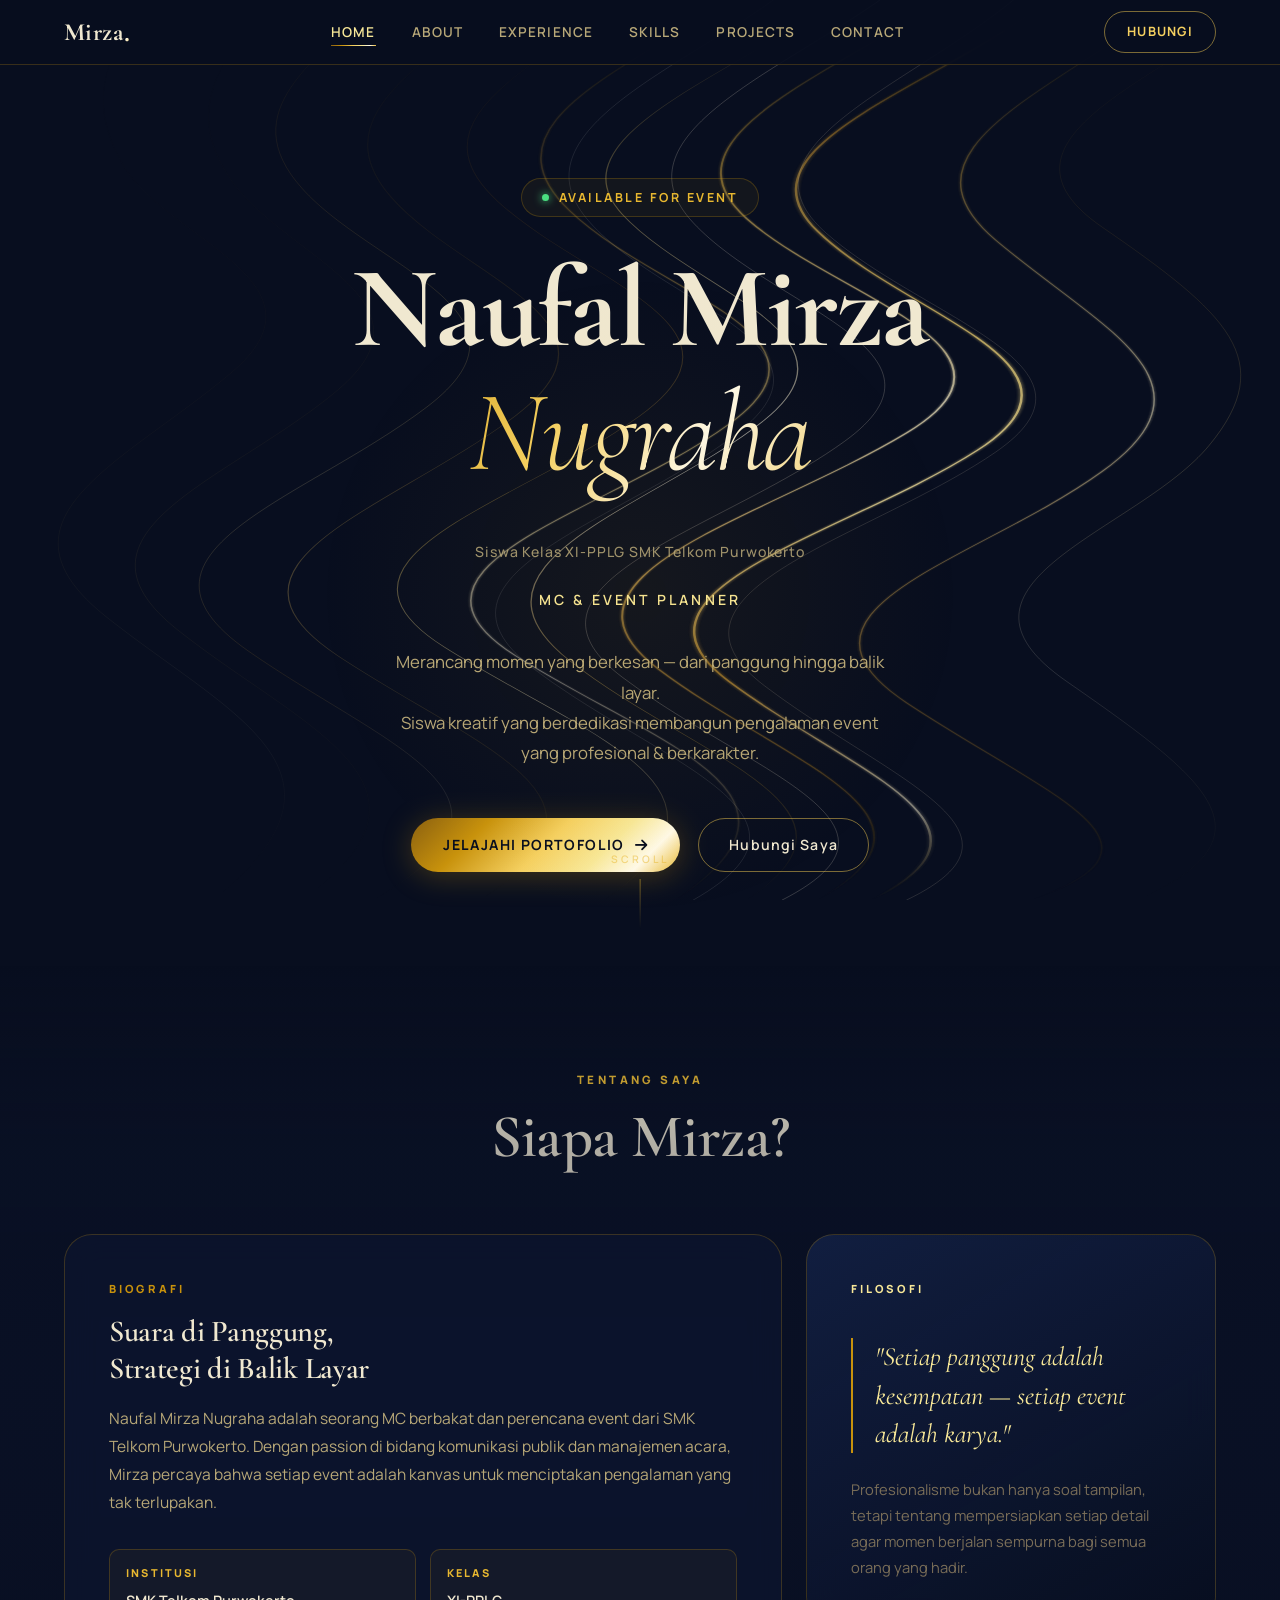
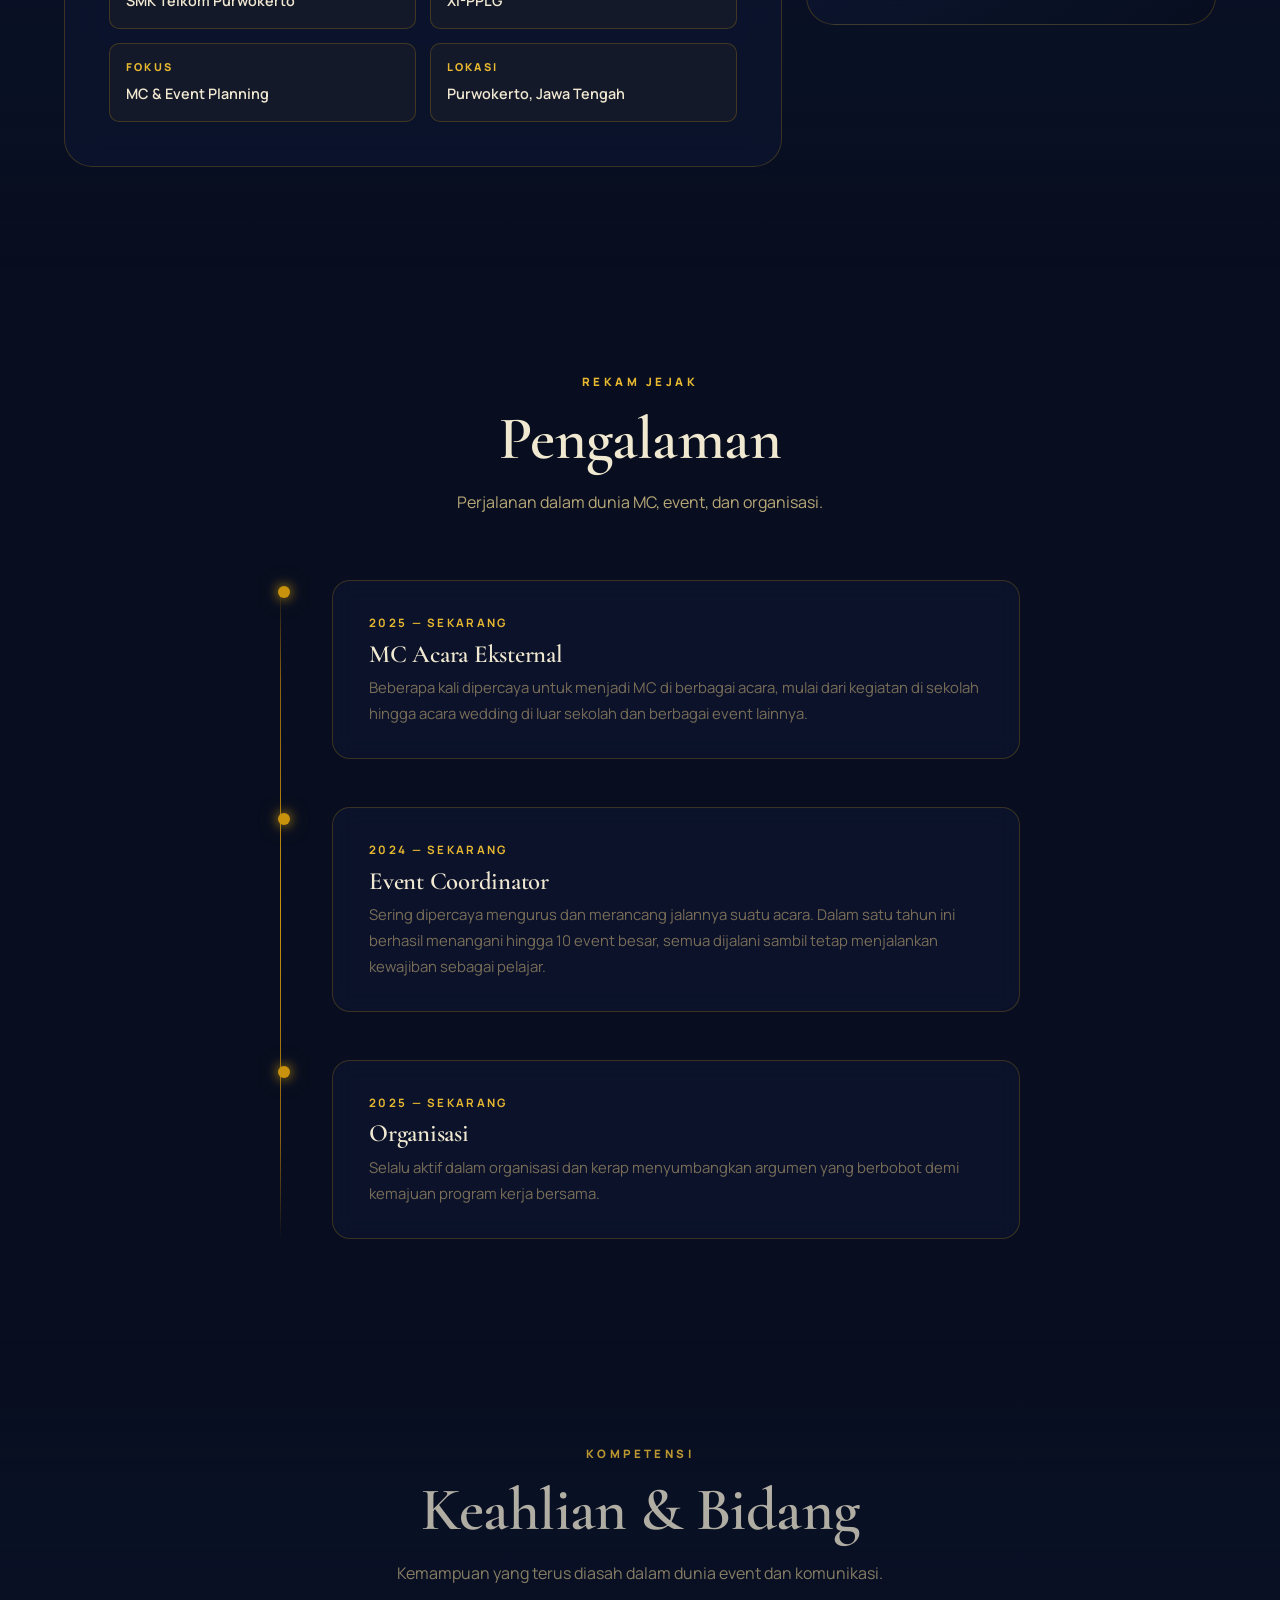
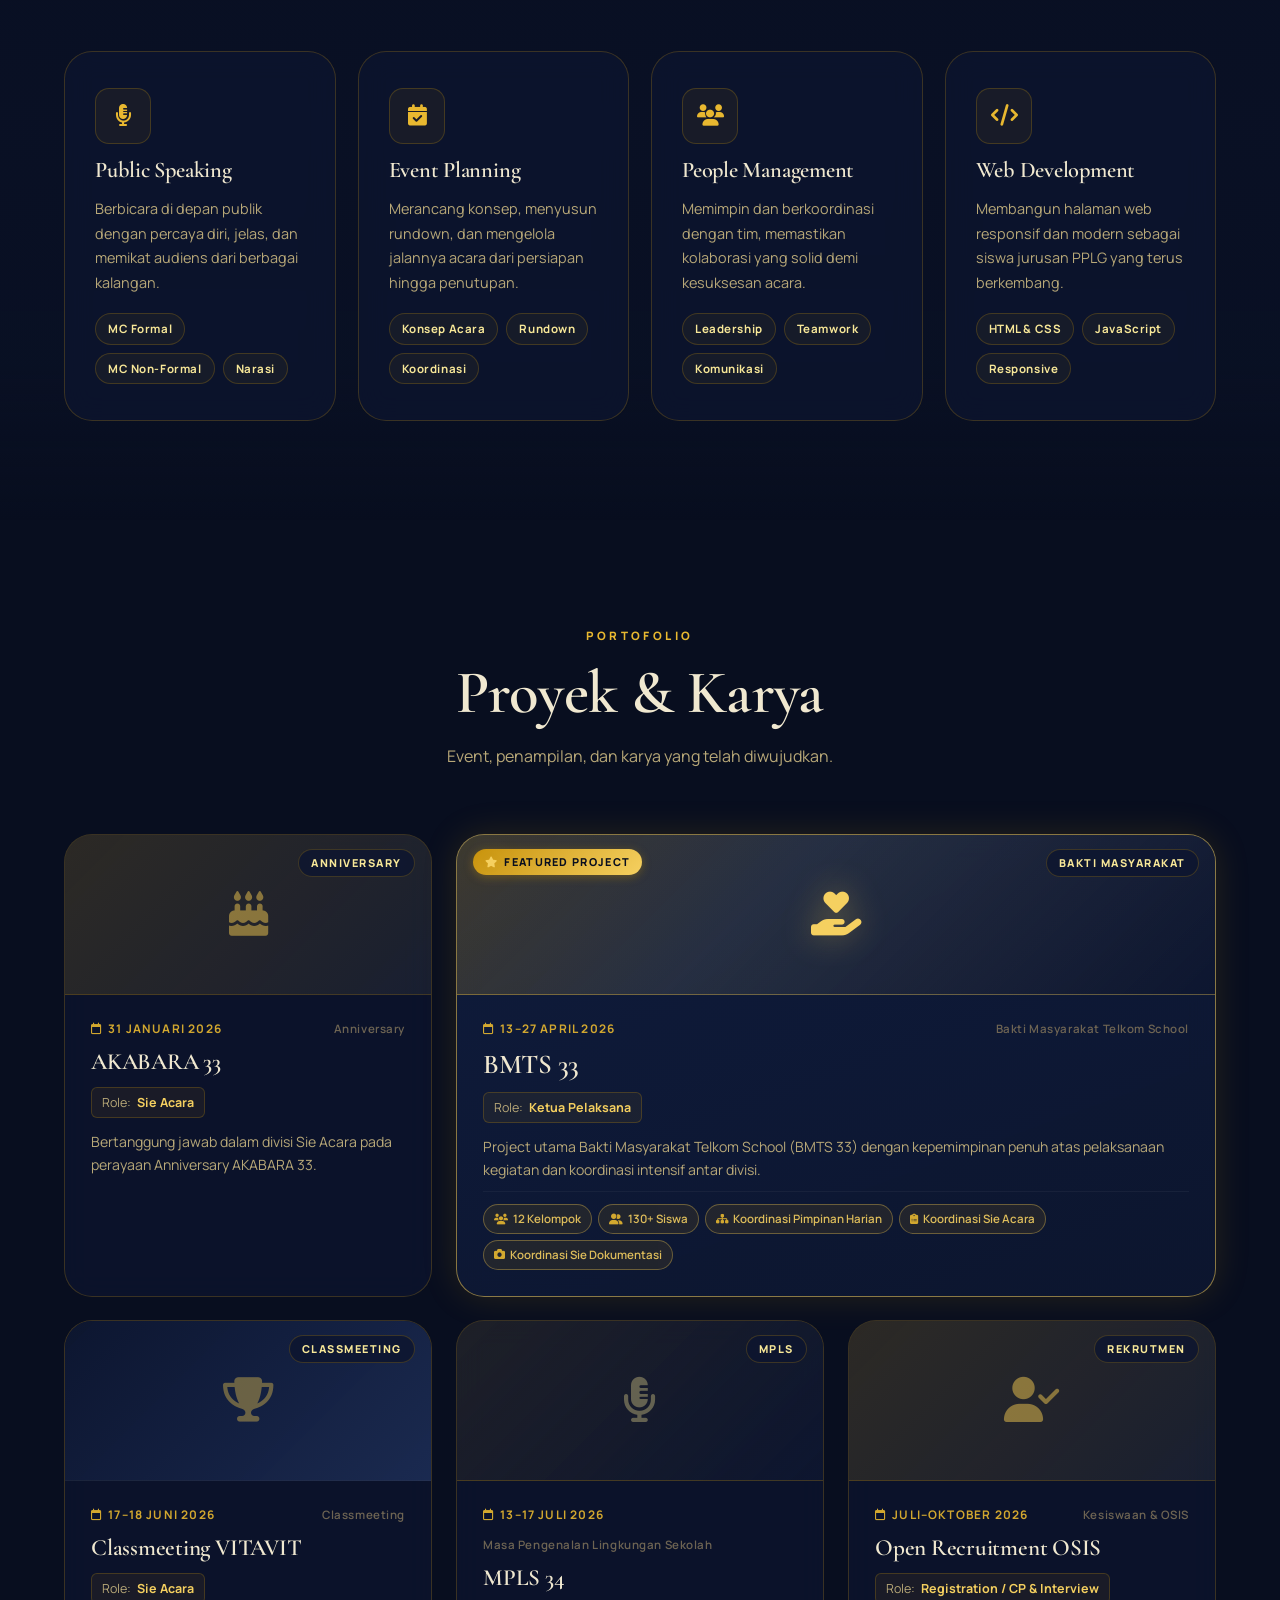
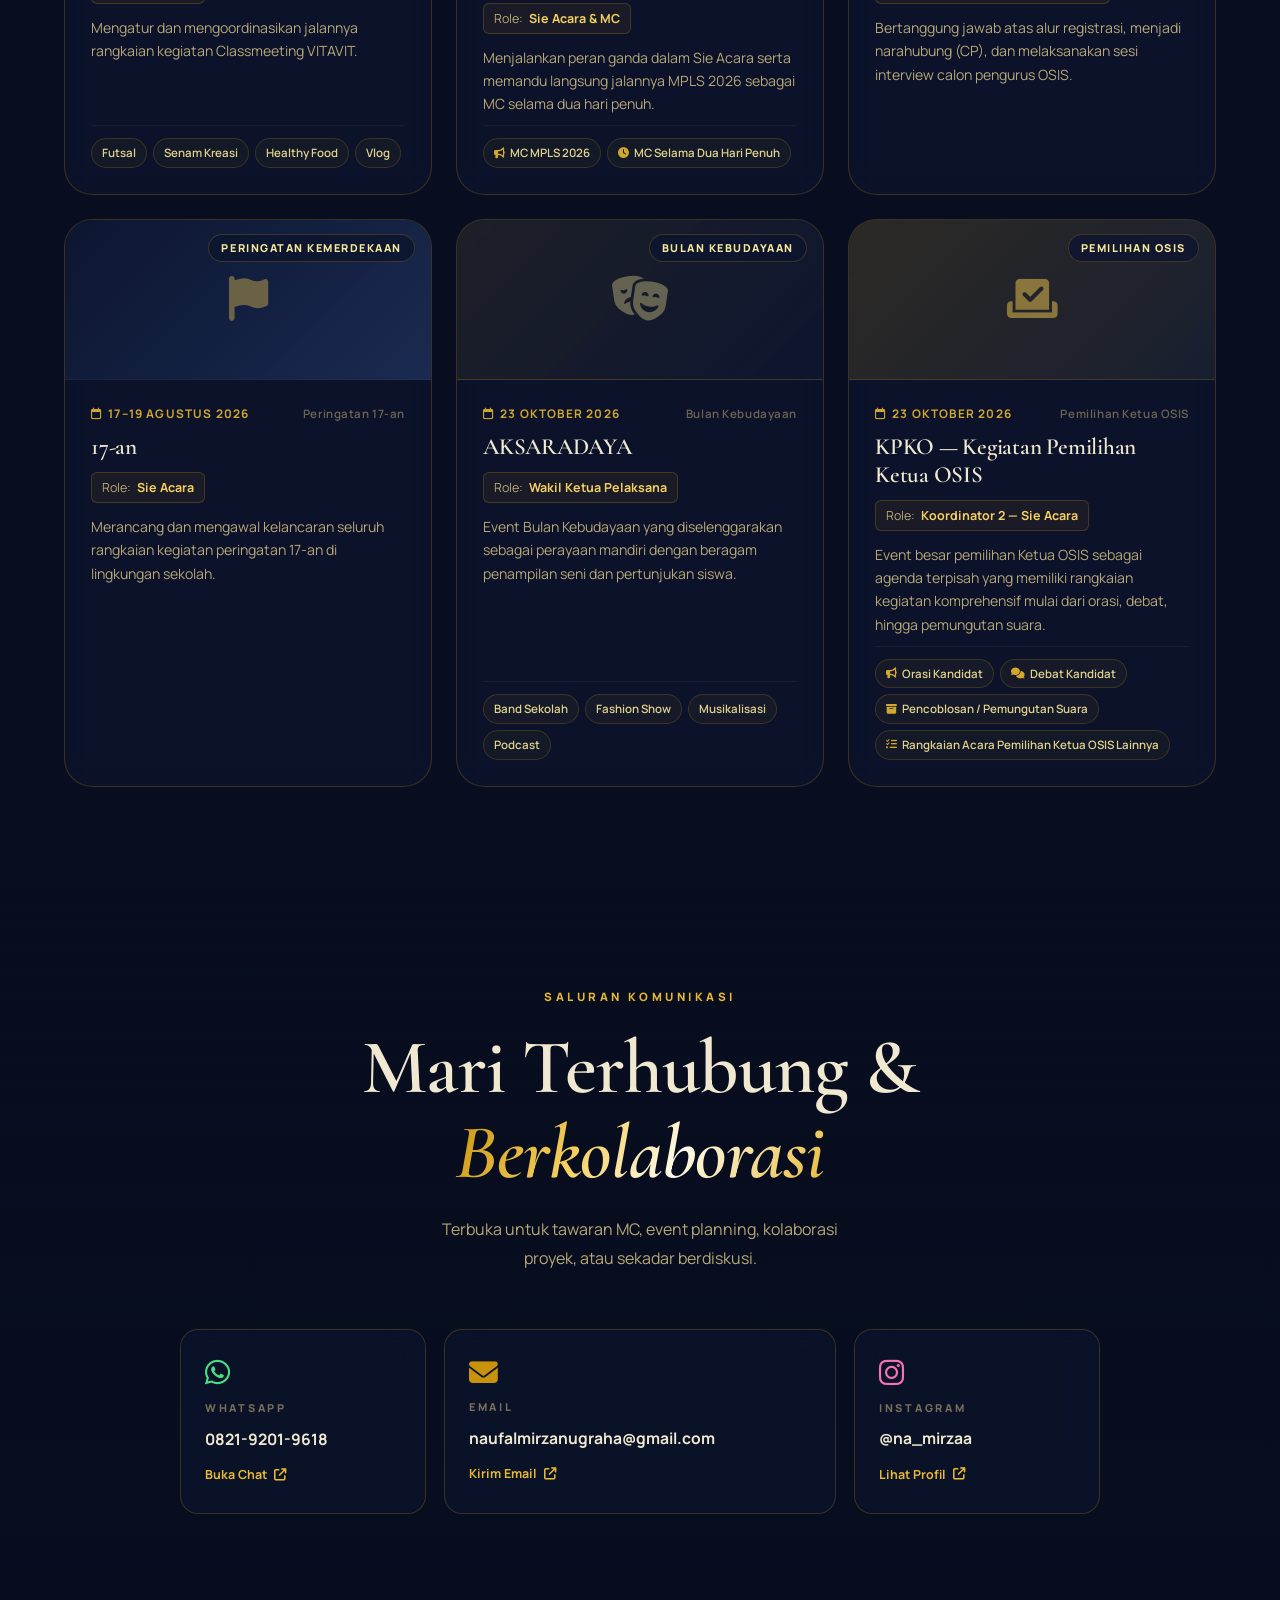
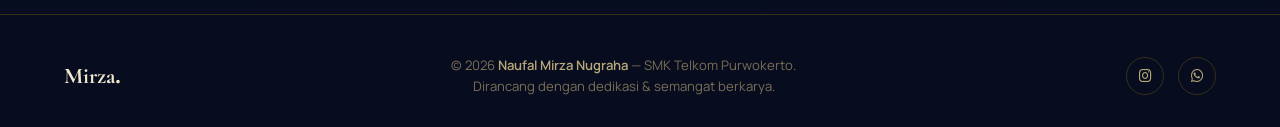
<file: index.html>
<!DOCTYPE html>
<html lang="id">

<head>
    <meta charset="UTF-8">
    <meta name="viewport" content="width=device-width, initial-scale=1.0">
    <meta name="description"
        content="Portfolio resmi Naufal Mirza Nugraha — MC & Event Planner, Siswa XI-PPLG SMK Telkom Purwokerto.">
    <title>Naufal Mirza Nugraha — MC & Event Planner</title>

    <!-- Google Fonts: Cormorant Garamond + Manrope -->
    <link rel="preconnect" href="https://fonts.googleapis.com">
    <link rel="preconnect" href="https://fonts.gstatic.com" crossorigin>
    <link
        href="https://fonts.googleapis.com/css2?family=Cormorant+Garamond:ital,wght@0,300;0,400;0,500;0,600;0,700;1,300;1,400;1,600&family=Manrope:wght@300;400;500;600;700;800&display=swap"
        rel="stylesheet">

    <!-- Font Awesome Icons -->
    <link rel="stylesheet" href="https://cdnjs.cloudflare.com/ajax/libs/font-awesome/6.5.0/css/all.min.css">

    <!-- Main Stylesheet -->
    <link rel="stylesheet" href="style.css">
</head>

<body>

    <!-- ═══════════════════════════════════════════════
         FLOWING GOLD BACKGROUND — SVG Strands
         Full-page background layer, pointer-events: none
    ═══════════════════════════════════════════════ -->
    <div class="bg-canvas" aria-hidden="true">
        <svg class="gold-strands" xmlns="http://www.w3.org/2000/svg" preserveAspectRatio="none" viewBox="0 0 1440 4200">
            <defs>
                <!-- Metallic gold gradient along strand -->
                <linearGradient id="g1" x1="0%" y1="0%" x2="0%" y2="100%">
                    <stop offset="0%" stop-color="#7c5a0a" stop-opacity="0" />
                    <stop offset="15%" stop-color="#b8862a" stop-opacity="0.55" />
                    <stop offset="35%" stop-color="#e8c96a" stop-opacity="0.85" />
                    <stop offset="55%" stop-color="#f5e4a0" stop-opacity="0.9" />
                    <stop offset="75%" stop-color="#c8942e" stop-opacity="0.7" />
                    <stop offset="90%" stop-color="#f8f0d0" stop-opacity="0.5" />
                    <stop offset="100%" stop-color="#7c5a0a" stop-opacity="0" />
                </linearGradient>
                <linearGradient id="g2" x1="0%" y1="0%" x2="0%" y2="100%">
                    <stop offset="0%" stop-color="#6b4e0a" stop-opacity="0" />
                    <stop offset="20%" stop-color="#d4a840" stop-opacity="0.6" />
                    <stop offset="45%" stop-color="#faf0c8" stop-opacity="0.95" />
                    <stop offset="65%" stop-color="#e0b050" stop-opacity="0.75" />
                    <stop offset="85%" stop-color="#a87820" stop-opacity="0.45" />
                    <stop offset="100%" stop-color="#5c4008" stop-opacity="0" />
                </linearGradient>
                <linearGradient id="g3" x1="0%" y1="0%" x2="0%" y2="100%">
                    <stop offset="0%" stop-color="#9c7218" stop-opacity="0" />
                    <stop offset="25%" stop-color="#c89832" stop-opacity="0.4" />
                    <stop offset="50%" stop-color="#f0d888" stop-opacity="0.7" />
                    <stop offset="75%" stop-color="#fffae8" stop-opacity="0.55" />
                    <stop offset="100%" stop-color="#8c6818" stop-opacity="0" />
                </linearGradient>
                <linearGradient id="g4" x1="0%" y1="0%" x2="0%" y2="100%">
                    <stop offset="0%" stop-color="#5a3a08" stop-opacity="0" />
                    <stop offset="30%" stop-color="#b87c20" stop-opacity="0.35" />
                    <stop offset="60%" stop-color="#e8c458" stop-opacity="0.65" />
                    <stop offset="80%" stop-color="#f8f0c8" stop-opacity="0.8" />
                    <stop offset="100%" stop-color="#7c5a10" stop-opacity="0" />
                </linearGradient>
                <linearGradient id="g5" x1="0%" y1="0%" x2="0%" y2="100%">
                    <stop offset="0%" stop-color="#c8a030" stop-opacity="0" />
                    <stop offset="20%" stop-color="#f0d070" stop-opacity="0.5" />
                    <stop offset="50%" stop-color="#fffdf0" stop-opacity="0.9" />
                    <stop offset="80%" stop-color="#d4a840" stop-opacity="0.55" />
                    <stop offset="100%" stop-color="#8c6810" stop-opacity="0" />
                </linearGradient>
                <linearGradient id="g6" x1="0%" y1="0%" x2="0%" y2="100%">
                    <stop offset="0%" stop-color="#6b4a08" stop-opacity="0" />
                    <stop offset="35%" stop-color="#c09028" stop-opacity="0.3" />
                    <stop offset="65%" stop-color="#e8c060" stop-opacity="0.6" />
                    <stop offset="100%" stop-color="#7c5a10" stop-opacity="0" />
                </linearGradient>
                <filter id="glow1">
                    <feGaussianBlur stdDeviation="2.5" result="blur" />
                    <feMerge>
                        <feMergeNode in="blur" />
                        <feMergeNode in="SourceGraphic" />
                    </feMerge>
                </filter>
                <filter id="glow2">
                    <feGaussianBlur stdDeviation="1.5" result="blur" />
                    <feMerge>
                        <feMergeNode in="blur" />
                        <feMergeNode in="SourceGraphic" />
                    </feMerge>
                </filter>
            </defs>

            <!-- ── GROUP 1: Wide primary strands (medium weight, flowing S-curves) ── -->
            <!-- Strand A: broad sweep right→left→right, dominant -->
            <path
                d="M 1180,0 C 1050,420 820,680 920,1080 C 1020,1480 1250,1700 1100,2100 C 950,2500 680,2750 820,3180 C 960,3610 1150,3850 980,4200"
                fill="none" stroke="url(#g1)" stroke-width="2.8" stroke-linecap="round" opacity="0.85"
                filter="url(#glow1)" />

            <!-- Strand B: offset, slightly narrower -->
            <path
                d="M 1060,0 C 920,380 740,650 840,1020 C 940,1390 1180,1620 1020,2020 C 860,2420 600,2680 740,3120 C 880,3560 1090,3800 920,4200"
                fill="none" stroke="url(#g2)" stroke-width="2.2" stroke-linecap="round" opacity="0.75"
                filter="url(#glow2)" />

            <!-- Strand C: leftward pull, ghost highlight -->
            <path
                d="M 940,0 C 820,360 620,640 700,1000 C 780,1360 980,1560 860,1960 C 740,2360 500,2620 640,3080 C 780,3540 1000,3760 840,4200"
                fill="none" stroke="url(#g5)" stroke-width="1.5" stroke-linecap="round" opacity="0.6" />

            <!-- ── GROUP 2: Mid cluster (center-right zone) ── -->
            <path
                d="M 820,0 C 700,340 540,580 640,980 C 740,1380 960,1560 820,1980 C 680,2400 420,2640 580,3060 C 740,3480 940,3700 760,4200"
                fill="none" stroke="url(#g3)" stroke-width="1.8" stroke-linecap="round" opacity="0.65"
                filter="url(#glow2)" />

            <path
                d="M 700,0 C 600,320 460,560 560,940 C 660,1320 860,1520 720,1940 C 580,2360 340,2600 500,3020 C 660,3440 860,3680 680,4200"
                fill="none" stroke="url(#g4)" stroke-width="1.2" stroke-linecap="round" opacity="0.5" />

            <!-- ── GROUP 3: Left-anchor strands (add organic feel) ── -->
            <path
                d="M 560,0 C 480,300 360,540 440,920 C 520,1300 720,1500 580,1940 C 440,2380 220,2620 380,3060 C 540,3500 720,3720 540,4200"
                fill="none" stroke="url(#g6)" stroke-width="1.4" stroke-linecap="round" opacity="0.45" />

            <path
                d="M 420,0 C 360,280 260,510 340,880 C 420,1250 620,1460 480,1900 C 340,2340 120,2580 280,3040 C 440,3500 620,3720 420,4200"
                fill="none" stroke="url(#g1)" stroke-width="0.9" stroke-linecap="round" opacity="0.35" />

            <!-- ── GROUP 4: Far-right accent strands ── -->
            <path
                d="M 1320,0 C 1180,440 1000,700 1120,1120 C 1240,1540 1380,1780 1240,2200 C 1100,2620 860,2840 1020,3280 C 1180,3720 1340,3940 1160,4200"
                fill="none" stroke="url(#g2)" stroke-width="1.6" stroke-linecap="round" opacity="0.55"
                filter="url(#glow2)" />

            <path
                d="M 1420,0 C 1300,380 1100,660 1240,1060 C 1380,1460 1440,1680 1360,2080 C 1280,2480 1040,2720 1200,3180 C 1360,3640 1440,3900 1280,4200"
                fill="none" stroke="url(#g3)" stroke-width="1.1" stroke-linecap="round" opacity="0.4" />

            <!-- ── GROUP 5: Ultra-thin highlight threads (near-white shimmer) ── -->
            <path
                d="M 990,0 C 870,350 690,640 780,1040 C 870,1440 1090,1640 950,2060 C 810,2480 560,2720 700,3160 C 840,3600 1050,3840 880,4200"
                fill="none" stroke="#f8f0d8" stroke-width="0.7" stroke-linecap="round" opacity="0.5" />

            <path
                d="M 870,0 C 760,330 580,620 660,1020 C 740,1420 960,1600 830,2020 C 700,2440 460,2680 600,3120 C 740,3560 950,3800 780,4200"
                fill="none" stroke="#fffdf0" stroke-width="0.5" stroke-linecap="round" opacity="0.35" />

            <path
                d="M 1140,0 C 1020,410 820,690 930,1090 C 1040,1490 1260,1710 1120,2110 C 980,2510 720,2760 860,3200 C 1000,3640 1180,3880 1020,4200"
                fill="none" stroke="#faf0d0" stroke-width="0.6" stroke-linecap="round" opacity="0.4" />

            <!-- ── GROUP 6: Very subtle fill strands for depth ── -->
            <path
                d="M 300,0 C 260,250 200,480 260,840 C 320,1200 500,1400 380,1820 C 260,2240 60,2480 200,2940 C 340,3400 520,3660 340,4200"
                fill="none" stroke="url(#g6)" stroke-width="0.8" stroke-linecap="round" opacity="0.25" />

            <path
                d="M 160,0 C 130,220 90,440 140,780 C 190,1120 380,1320 260,1740 C 140,2160 -20,2420 120,2880 C 260,3340 420,3600 240,4200"
                fill="none" stroke="url(#g4)" stroke-width="0.6" stroke-linecap="round" opacity="0.2" />
        </svg>
    </div>

    <!-- ═══════════════════════════════════════════════
         NAVBAR
    ═══════════════════════════════════════════════ -->
    <header class="navbar" id="navbar">
        <div class="nav-inner">
            <a href="#home" class="nav-brand" id="nav-brand">
                <span class="nav-brand-name">Mirza</span><span class="nav-brand-dot">.</span>
            </a>

            <ul class="nav-menu" id="navMenu">
                <li><a href="#home" class="nav-link" id="nav-link-home">Home</a></li>
                <li><a href="#about" class="nav-link" id="nav-link-about">About</a></li>
                <li><a href="#experience" class="nav-link" id="nav-link-exp">Experience</a></li>
                <li><a href="#skills" class="nav-link" id="nav-link-skills">Skills</a></li>
                <li><a href="#projects" class="nav-link" id="nav-link-projects">Projects</a></li>
                <li><a href="#contact" class="nav-link" id="nav-link-contact">Contact</a></li>
            </ul>

            <div class="nav-actions">
                <a href="#contact" class="nav-cta" id="nav-cta-btn">Hubungi</a>
                <button class="nav-hamburger" id="navToggle" aria-label="Buka menu mobile" aria-expanded="false">
                    <span class="hamburger-line"></span>
                    <span class="hamburger-line"></span>
                    <span class="hamburger-line"></span>
                </button>
            </div>
        </div>
    </header>

    <!-- ═══════════════════════════════════════════════
         HERO SECTION
    ═══════════════════════════════════════════════ -->
    <section id="home" class="hero-section">
        <div class="container hero-container">
            <div class="hero-eyebrow" id="hero-eyebrow">
                <span class="eyebrow-dot eyebrow-dot--green"></span>
                <span>Available for Event</span>
            </div>

            <h1 class="hero-name" id="hero-name">
                Naufal Mirza<br><em class="hero-name-last">Nugraha</em>
            </h1>

            <div class="hero-school" id="hero-school">
                Siswa Kelas XI-PPLG SMK Telkom Purwokerto
            </div>

            <div class="hero-role-wrap" id="hero-role">
                <span class="hero-role-line"></span>
                <span class="hero-role-text">MC &amp; Event Planner</span>
                <span class="hero-role-line"></span>
            </div>

            <p class="hero-bio" id="hero-bio">
                Merancang momen yang berkesan — dari panggung hingga balik layar.<br>
                Siswa kreatif yang berdedikasi membangun pengalaman event yang profesional &amp; berkarakter.
            </p>

            <div class="hero-cta-group" id="hero-cta">
                <a href="#projects" class="btn-gold" id="btn-explore">
                    Jelajahi Portofolio
                    <i class="fa-solid fa-arrow-right"></i>
                </a>
                <a href="#contact" class="btn-ghost" id="btn-contact-hero">
                    Hubungi Saya
                </a>
            </div>
        </div>

        <div class="hero-scroll-hint" aria-hidden="true">
            <span>Scroll</span>
            <div class="scroll-line"></div>
        </div>
    </section>

    <!-- ═══════════════════════════════════════════════
         ABOUT SECTION
    ═══════════════════════════════════════════════ -->
    <section id="about" class="section-about">
        <div class="container">
            <div class="section-header">
                <span class="section-tag" id="about-tag">Tentang Saya</span>
                <h2 class="section-title" id="about-title">Siapa Mirza?</h2>
            </div>

            <div class="about-grid">
                <div class="about-card about-main" id="about-card-main">
                    <span class="card-label">Biografi</span>
                    <h3 class="about-card-heading">Suara di Panggung,<br>Strategi di Balik Layar</h3>
                    <p class="about-card-body">
                        Naufal Mirza Nugraha adalah seorang MC berbakat dan perencana event dari SMK Telkom Purwokerto.
                        Dengan passion di bidang komunikasi publik dan manajemen acara, Mirza percaya bahwa setiap event
                        adalah kanvas untuk menciptakan pengalaman yang tak terlupakan.
                    </p>
                    <div class="about-facts">
                        <div class="fact-item" id="fact-1">
                            <span class="fact-label">Institusi</span>
                            <strong class="fact-value">SMK Telkom Purwokerto</strong>
                        </div>
                        <div class="fact-item" id="fact-2">
                            <span class="fact-label">Kelas</span>
                            <strong class="fact-value">XI-PPLG</strong>
                        </div>
                        <div class="fact-item" id="fact-3">
                            <span class="fact-label">Fokus</span>
                            <strong class="fact-value">MC &amp; Event Planning</strong>
                        </div>
                        <div class="fact-item" id="fact-4">
                            <span class="fact-label">Lokasi</span>
                            <strong class="fact-value">Purwokerto, Jawa Tengah</strong>
                        </div>
                    </div>
                </div>

                <div class="about-card about-accent" id="about-card-accent">
                    <span class="card-label" style="color: var(--gold-pale);">Filosofi</span>
                    <blockquote class="about-quote" id="about-quote">
                        "Setiap panggung adalah kesempatan — setiap event adalah karya."
                    </blockquote>
                    <p class="about-accent-body">
                        Profesionalisme bukan hanya soal tampilan, tetapi tentang mempersiapkan setiap detail
                        agar momen berjalan sempurna bagi semua orang yang hadir.
                    </p>
                </div>
            </div>
        </div>
    </section>

    <!-- ═══════════════════════════════════════════════
         EXPERIENCE SECTION
    ═══════════════════════════════════════════════ -->
    <section id="experience" class="section-experience">
        <div class="container">
            <div class="section-header">
                <span class="section-tag" id="exp-tag">Rekam Jejak</span>
                <h2 class="section-title" id="exp-title">Pengalaman</h2>
                <p class="section-subtitle" id="exp-sub">Perjalanan dalam dunia MC, event, dan organisasi.</p>
            </div>

            <div class="timeline" id="timeline">
                <div class="timeline-item" id="exp-item-1">
                    <div class="timeline-marker">
                        <span class="timeline-dot"></span>
                    </div>
                    <div class="timeline-card">
                        <span class="timeline-period">2025 — Sekarang</span>
                        <h3 class="timeline-title">MC Acara Eksternal</h3>
                        <p class="timeline-desc">
                            Beberapa kali dipercaya untuk menjadi MC di berbagai acara, mulai dari kegiatan di sekolah
                            hingga acara wedding di luar sekolah dan berbagai event lainnya.
                        </p>
                    </div>
                </div>

                <div class="timeline-item" id="exp-item-2">
                    <div class="timeline-marker">
                        <span class="timeline-dot"></span>
                    </div>
                    <div class="timeline-card">
                        <span class="timeline-period">2024 — Sekarang</span>
                        <h3 class="timeline-title">Event Coordinator</h3>
                        <p class="timeline-desc">
                            Sering dipercaya mengurus dan merancang jalannya suatu acara. Dalam satu tahun ini berhasil
                            menangani hingga 10 event besar, semua dijalani sambil tetap menjalankan kewajiban sebagai
                            pelajar.
                        </p>
                    </div>
                </div>

                <div class="timeline-item" id="exp-item-3">
                    <div class="timeline-marker">
                        <span class="timeline-dot"></span>
                    </div>
                    <div class="timeline-card">
                        <span class="timeline-period">2025 — Sekarang</span>
                        <h3 class="timeline-title">Organisasi</h3>
                        <p class="timeline-desc">
                            Selalu aktif dalam organisasi dan kerap menyumbangkan argumen yang berbobot
                            demi kemajuan program kerja bersama.
                        </p>
                    </div>
                </div>
            </div>
        </div>
    </section>

    <!-- ═══════════════════════════════════════════════
         SKILLS SECTION
    ═══════════════════════════════════════════════ -->
    <section id="skills" class="section-skills">
        <div class="container">
            <div class="section-header">
                <span class="section-tag" id="skills-tag">Kompetensi</span>
                <h2 class="section-title" id="skills-title">Keahlian &amp; Bidang</h2>
                <p class="section-subtitle" id="skills-sub">Kemampuan yang terus diasah dalam dunia event dan
                    komunikasi.</p>
            </div>

            <div class="skills-grid" id="skills-grid">
                <div class="skill-card" id="skill-card-1">
                    <div class="skill-icon-wrap">
                        <i class="fa-solid fa-microphone-lines"></i>
                    </div>
                    <h3 class="skill-title">Public Speaking</h3>
                    <p class="skill-desc">Berbicara di depan publik dengan percaya diri, jelas, dan memikat audiens dari
                        berbagai kalangan.</p>
                    <div class="skill-tags">
                        <span class="skill-tag">MC Formal</span>
                        <span class="skill-tag">MC Non-Formal</span>
                        <span class="skill-tag">Narasi</span>
                    </div>
                </div>

                <div class="skill-card" id="skill-card-2">
                    <div class="skill-icon-wrap">
                        <i class="fa-solid fa-calendar-check"></i>
                    </div>
                    <h3 class="skill-title">Event Planning</h3>
                    <p class="skill-desc">Merancang konsep, menyusun rundown, dan mengelola jalannya acara dari
                        persiapan hingga penutupan.</p>
                    <div class="skill-tags">
                        <span class="skill-tag">Konsep Acara</span>
                        <span class="skill-tag">Rundown</span>
                        <span class="skill-tag">Koordinasi</span>
                    </div>
                </div>

                <div class="skill-card" id="skill-card-3">
                    <div class="skill-icon-wrap">
                        <i class="fa-solid fa-users"></i>
                    </div>
                    <h3 class="skill-title">People Management</h3>
                    <p class="skill-desc">Memimpin dan berkoordinasi dengan tim, memastikan kolaborasi yang solid demi
                        kesuksesan acara.</p>
                    <div class="skill-tags">
                        <span class="skill-tag">Leadership</span>
                        <span class="skill-tag">Teamwork</span>
                        <span class="skill-tag">Komunikasi</span>
                    </div>
                </div>

                <div class="skill-card" id="skill-card-4">
                    <div class="skill-icon-wrap">
                        <i class="fa-solid fa-code"></i>
                    </div>
                    <h3 class="skill-title">Web Development</h3>
                    <p class="skill-desc">Membangun halaman web responsif dan modern sebagai siswa jurusan PPLG yang
                        terus berkembang.</p>
                    <div class="skill-tags">
                        <span class="skill-tag">HTML &amp; CSS</span>
                        <span class="skill-tag">JavaScript</span>
                        <span class="skill-tag">Responsive</span>
                    </div>
                </div>
            </div>
        </div>
    </section>

    <!-- ═══════════════════════════════════════════════
         PROJECTS SECTION
    ═══════════════════════════════════════════════ -->
    <section id="projects" class="section-projects">
        <div class="container">
            <div class="section-header">
                <span class="section-tag" id="projects-tag">Portofolio</span>
                <h2 class="section-title" id="projects-title">Proyek &amp; Karya</h2>
                <p class="section-subtitle" id="projects-sub">Event, penampilan, dan karya yang telah diwujudkan.</p>
            </div>

            <div class="projects-grid" id="projects-grid">
                <!-- 01. AKABARA 33 -->
                <div class="project-card" id="proj-akabara" data-project-id="akabara" role="button" tabindex="0"
                    aria-haspopup="dialog" aria-label="Lihat detail proyek AKABARA 33">
                    <div class="project-banner project-banner-1">
                        <span class="project-chip">Anniversary</span>
                        <i class="fa-solid fa-cake-candles"></i>
                    </div>
                    <div class="project-info">
                        <div class="project-meta">
                            <span class="project-date"><i class="fa-regular fa-calendar"></i> 31 Januari 2026</span>
                            <span class="project-context-label">Anniversary</span>
                        </div>
                        <h3 class="project-name">AKABARA 33</h3>
                        <div class="project-role-badge">
                            <span class="project-role-label">Role:</span>
                            <strong>Sie Acara</strong>
                        </div>
                        <p class="project-desc">
                            Bertanggung jawab dalam divisi Sie Acara pada perayaan Anniversary AKABARA 33.
                        </p>
                    </div>
                </div>

                <!-- 02. BMTS 33 (FEATURED PROJECT) -->
                <div class="project-card project-card--featured" id="proj-bmts" data-project-id="bmts" role="button"
                    tabindex="0" aria-haspopup="dialog" aria-label="Lihat detail proyek utama BMTS 33">
                    <div class="project-banner project-banner-featured">
                        <span class="project-badge-featured"><i class="fa-solid fa-star"></i> Featured Project</span>
                        <span class="project-chip">Bakti Masyarakat</span>
                        <i class="fa-solid fa-hand-holding-heart"></i>
                    </div>
                    <div class="project-info">
                        <div class="project-meta">
                            <span class="project-date"><i class="fa-regular fa-calendar"></i> 13–27 April 2026</span>
                            <span class="project-context-label">Bakti Masyarakat Telkom School</span>
                        </div>
                        <h3 class="project-name">BMTS 33</h3>
                        <div class="project-role-badge">
                            <span class="project-role-label">Role:</span>
                            <strong>Ketua Pelaksana</strong>
                        </div>
                        <p class="project-desc">
                            Project utama Bakti Masyarakat Telkom School (BMTS 33) dengan kepemimpinan penuh atas
                            pelaksanaan kegiatan dan koordinasi intensif antar divisi.
                        </p>
                        <div class="project-highlights">
                            <span class="project-pill"><i class="fa-solid fa-users"></i> 12 Kelompok</span>
                            <span class="project-pill"><i class="fa-solid fa-user-group"></i> 130+ Siswa</span>
                            <span class="project-pill"><i class="fa-solid fa-sitemap"></i> Koordinasi Pimpinan
                                Harian</span>
                            <span class="project-pill"><i class="fa-solid fa-clipboard-list"></i> Koordinasi Sie
                                Acara</span>
                            <span class="project-pill"><i class="fa-solid fa-camera"></i> Koordinasi Sie
                                Dokumentasi</span>
                        </div>
                    </div>
                </div>

                <!-- 03. Classmeeting VITAVIT -->
                <div class="project-card" id="proj-classmeeting" data-project-id="classmeeting" role="button"
                    tabindex="0" aria-haspopup="dialog" aria-label="Lihat detail proyek Classmeeting VITAVIT">
                    <div class="project-banner project-banner-2">
                        <span class="project-chip">Classmeeting</span>
                        <i class="fa-solid fa-trophy"></i>
                    </div>
                    <div class="project-info">
                        <div class="project-meta">
                            <span class="project-date"><i class="fa-regular fa-calendar"></i> 17–18 Juni 2026</span>
                            <span class="project-context-label">Classmeeting</span>
                        </div>
                        <h3 class="project-name">Classmeeting VITAVIT</h3>
                        <div class="project-role-badge">
                            <span class="project-role-label">Role:</span>
                            <strong>Sie Acara</strong>
                        </div>
                        <p class="project-desc">
                            Mengatur dan mengoordinasikan jalannya rangkaian kegiatan Classmeeting VITAVIT.
                        </p>
                        <div class="project-highlights">
                            <span class="project-pill">Futsal</span>
                            <span class="project-pill">Senam Kreasi</span>
                            <span class="project-pill">Healthy Food</span>
                            <span class="project-pill">Vlog</span>
                        </div>
                    </div>
                </div>

                <!-- 04. MPLS 34 -->
                <div class="project-card" id="proj-mpls" data-project-id="mpls" role="button" tabindex="0"
                    aria-haspopup="dialog" aria-label="Lihat detail proyek MPLS 34">
                    <div class="project-banner project-banner-3">
                        <span class="project-chip">MPLS</span>
                        <i class="fa-solid fa-microphone-lines"></i>
                    </div>
                    <div class="project-info">
                        <div class="project-meta">
                            <span class="project-date"><i class="fa-regular fa-calendar"></i> 13–17 Juli 2026</span>
                            <span class="project-context-label">Masa Pengenalan Lingkungan Sekolah</span>
                        </div>
                        <h3 class="project-name">MPLS 34</h3>
                        <div class="project-role-badge">
                            <span class="project-role-label">Role:</span>
                            <strong>Sie Acara &amp; MC</strong>
                        </div>
                        <p class="project-desc">
                            Menjalankan peran ganda dalam Sie Acara serta memandu langsung jalannya MPLS 2026 sebagai MC
                            selama dua hari penuh.
                        </p>
                        <div class="project-highlights">
                            <span class="project-pill"><i class="fa-solid fa-bullhorn"></i> MC MPLS 2026</span>
                            <span class="project-pill"><i class="fa-solid fa-clock"></i> MC Selama Dua Hari Penuh</span>
                        </div>
                    </div>
                </div>

                <!-- 05. Open Recruitment OSIS -->
                <div class="project-card" id="proj-recruitment" data-project-id="recruitment" role="button" tabindex="0"
                    aria-haspopup="dialog" aria-label="Lihat detail proyek Open Recruitment OSIS">
                    <div class="project-banner project-banner-1">
                        <span class="project-chip">Rekrutmen</span>
                        <i class="fa-solid fa-user-check"></i>
                    </div>
                    <div class="project-info">
                        <div class="project-meta">
                            <span class="project-date"><i class="fa-regular fa-calendar"></i> Juli–Oktober 2026</span>
                            <span class="project-context-label">Kesiswaan &amp; OSIS</span>
                        </div>
                        <h3 class="project-name">Open Recruitment OSIS</h3>
                        <div class="project-role-badge">
                            <span class="project-role-label">Role:</span>
                            <strong>Registration / CP &amp; Interview</strong>
                        </div>
                        <p class="project-desc">
                            Bertanggung jawab atas alur registrasi, menjadi narahubung (CP), dan melaksanakan sesi
                            interview calon pengurus OSIS.
                        </p>
                    </div>
                </div>

                <!-- 06. 17-an -->
                <div class="project-card" id="proj-17an" data-project-id="17an" role="button" tabindex="0"
                    aria-haspopup="dialog" aria-label="Lihat detail proyek 17-an">
                    <div class="project-banner project-banner-2">
                        <span class="project-chip">Peringatan Kemerdekaan</span>
                        <i class="fa-solid fa-flag"></i>
                    </div>
                    <div class="project-info">
                        <div class="project-meta">
                            <span class="project-date"><i class="fa-regular fa-calendar"></i> 17–19 Agustus 2026</span>
                            <span class="project-context-label">Peringatan 17-an</span>
                        </div>
                        <h3 class="project-name">17-an</h3>
                        <div class="project-role-badge">
                            <span class="project-role-label">Role:</span>
                            <strong>Sie Acara</strong>
                        </div>
                        <p class="project-desc">
                            Merancang dan mengawal kelancaran seluruh rangkaian kegiatan peringatan 17-an di lingkungan
                            sekolah.
                        </p>
                    </div>
                </div>

                <!-- 07. AKSARADAYA -->
                <div class="project-card" id="proj-aksaradaya" data-project-id="aksaradaya" role="button" tabindex="0"
                    aria-haspopup="dialog" aria-label="Lihat detail proyek AKSARADAYA">
                    <div class="project-banner project-banner-3">
                        <span class="project-chip">Bulan Kebudayaan</span>
                        <i class="fa-solid fa-masks-theater"></i>
                    </div>
                    <div class="project-info">
                        <div class="project-meta">
                            <span class="project-date"><i class="fa-regular fa-calendar"></i> 23 Oktober 2026</span>
                            <span class="project-context-label">Bulan Kebudayaan</span>
                        </div>
                        <h3 class="project-name">AKSARADAYA</h3>
                        <div class="project-role-badge">
                            <span class="project-role-label">Role:</span>
                            <strong>Wakil Ketua Pelaksana</strong>
                        </div>
                        <p class="project-desc">
                            Event Bulan Kebudayaan yang diselenggarakan sebagai perayaan mandiri dengan beragam
                            penampilan seni dan pertunjukan siswa.
                        </p>
                        <div class="project-highlights">
                            <span class="project-pill">Band Sekolah</span>
                            <span class="project-pill">Fashion Show</span>
                            <span class="project-pill">Musikalisasi</span>
                            <span class="project-pill">Podcast</span>
                        </div>
                    </div>
                </div>

                <!-- 08. KPKO — Kegiatan Pemilihan Ketua OSIS -->
                <div class="project-card" id="proj-kpko" data-project-id="kpko" role="button" tabindex="0"
                    aria-haspopup="dialog" aria-label="Lihat detail proyek KPKO">
                    <div class="project-banner project-banner-1">
                        <span class="project-chip">Pemilihan OSIS</span>
                        <i class="fa-solid fa-check-to-slot"></i>
                    </div>
                    <div class="project-info">
                        <div class="project-meta">
                            <span class="project-date"><i class="fa-regular fa-calendar"></i> 23 Oktober 2026</span>
                            <span class="project-context-label">Pemilihan Ketua OSIS</span>
                        </div>
                        <h3 class="project-name">KPKO — Kegiatan Pemilihan Ketua OSIS</h3>
                        <div class="project-role-badge">
                            <span class="project-role-label">Role:</span>
                            <strong>Koordinator 2 — Sie Acara</strong>
                        </div>
                        <p class="project-desc">
                            Event besar pemilihan Ketua OSIS sebagai agenda terpisah yang memiliki rangkaian kegiatan
                            komprehensif mulai dari orasi, debat, hingga pemungutan suara.
                        </p>
                        <div class="project-highlights">
                            <span class="project-pill"><i class="fa-solid fa-bullhorn"></i> Orasi Kandidat</span>
                            <span class="project-pill"><i class="fa-solid fa-comments"></i> Debat Kandidat</span>
                            <span class="project-pill"><i class="fa-solid fa-box-archive"></i> Pencoblosan / Pemungutan
                                Suara</span>
                            <span class="project-pill"><i class="fa-solid fa-list-check"></i> Rangkaian Acara Pemilihan
                                Ketua OSIS Lainnya</span>
                        </div>
                    </div>
                </div>
            </div>
        </div>
    </section>

    <!-- ═══════════════════════════════════════════════
         CONTACT / CLOSING SECTION
    ═══════════════════════════════════════════════ -->
    <section id="contact" class="section-contact">
        <div class="container">
            <div class="contact-inner">
                <span class="section-tag contact-tag" id="contact-tag">Saluran Komunikasi</span>
                <h2 class="contact-heading" id="contact-heading">
                    Mari Terhubung &amp;<br><em>Berkolaborasi</em>
                </h2>
                <p class="contact-sub" id="contact-sub">
                    Terbuka untuk tawaran MC, event planning, kolaborasi proyek, atau sekadar berdiskusi.
                </p>

                <div class="contact-cards" id="contact-cards">
                    <a href="https://wa.me/6282192019618" target="_blank" rel="noopener" class="contact-card"
                        id="contact-wa">
                        <i class="fa-brands fa-whatsapp contact-icon" style="color: #4ade80;"></i>
                        <span class="contact-label">WhatsApp</span>
                        <span class="contact-value">0821-9201-9618</span>
                        <span class="contact-cta">Buka Chat <i
                                class="fa-solid fa-arrow-up-right-from-square"></i></span>
                    </a>

                    <a href="mailto:naufalmirzanugraha@gmail.com" class="contact-card" id="contact-email">
                        <i class="fa-solid fa-envelope contact-icon" style="color: var(--gold-warm);"></i>
                        <span class="contact-label">Email</span>
                        <span class="contact-value" id="email-display">naufalmirzanugraha@gmail.com</span>
                        <span class="contact-cta">Kirim Email <i
                                class="fa-solid fa-arrow-up-right-from-square"></i></span>
                    </a>

                    <a href="https://instagram.com/na_mirzaa" target="_blank" rel="noopener" class="contact-card"
                        id="contact-ig">
                        <i class="fa-brands fa-instagram contact-icon" style="color: #f472b6;"></i>
                        <span class="contact-label">Instagram</span>
                        <span class="contact-value">@na_mirzaa</span>
                        <span class="contact-cta">Lihat Profil <i
                                class="fa-solid fa-arrow-up-right-from-square"></i></span>
                    </a>
                </div>
            </div>
        </div>
    </section>

    <!-- ═══════════════════════════════════════════════
         FOOTER
    ═══════════════════════════════════════════════ -->
    <footer class="site-footer">
        <div class="container">
            <div class="footer-inner">
                <span class="footer-brand">Mirza<span class="nav-brand-dot">.</span></span>
                <p class="footer-copy">
                    &copy; 2026 <strong>Naufal Mirza Nugraha</strong> — SMK Telkom Purwokerto.<br>
                    Dirancang dengan dedikasi &amp; semangat berkarya.
                </p>
                <div class="footer-socials">
                    <a href="https://instagram.com/na_mirzaa" target="_blank" rel="noopener" aria-label="Instagram"
                        class="footer-social-link" id="footer-ig"><i class="fa-brands fa-instagram"></i></a>
                    <a href="https://wa.me/6282192019618" target="_blank" rel="noopener" aria-label="WhatsApp"
                        class="footer-social-link" id="footer-wa"><i class="fa-brands fa-whatsapp"></i></a>
                </div>
            </div>
        </div>
    </footer>

    <!-- ═══════════════════════════════════════════════
         FULLSCREEN PROJECT DETAIL VIEW (Case Study)
    ═══════════════════════════════════════════════ -->
    <div class="project-detail-overlay" id="projectDetailOverlay" aria-hidden="true" role="dialog" aria-modal="true"
        aria-labelledby="detailTitle">
        <div class="project-detail-backdrop" id="projectDetailBackdrop" tabindex="-1"></div>
        <div class="project-detail-sheet" id="projectDetailSheet" tabindex="-1">
            <!-- Sticky Header Control Bar -->
            <div class="detail-header">
                <button class="detail-back-btn" id="detailBackBtn" aria-label="Kembali ke Projects">
                    <i class="fa-solid fa-arrow-left"></i>
                    <span>Kembali ke Projects</span>
                </button>
                <div class="detail-header-meta">
                    <span class="detail-case-badge" id="detailCaseBadge">CASE STUDY</span>
                    <button class="detail-close-btn" id="detailCloseBtn" aria-label="Tutup Detail (ESC)">
                        <i class="fa-solid fa-xmark"></i>
                    </button>
                </div>
            </div>

            <!-- Detail Content Body -->
            <div class="detail-body">
                <div class="detail-container">
                    <div class="detail-grid">
                        <!-- Left Column: Story -->
                        <div class="detail-col-story" id="detailColStory" tabindex="0" role="region"
                            aria-label="Informasi dan Cerita Proyek"></div>

                        <!-- Right Column: Documentation Photos -->
                        <div class="detail-col-doc" id="detailColDoc" role="region"
                            aria-label="Galeri Dokumentasi Foto"></div>
                    </div>
                </div>
            </div>
        </div>
    </div>

    <!-- Toast Notification -->
    <div class="toast" id="emailToast" role="alert" aria-live="polite">
        <i class="fa-solid fa-circle-check" style="color: #6ee7b7;"></i>
        <span>Email berhasil disalin ke clipboard!</span>
    </div>

    <!-- Main JavaScript -->
    <script src="script.js" defer></script>
</body>

</html>
</file>
<file: style.css>
/* ═══════════════════════════════════════════════════════════════
   NAUFAL MIRZA NUGRAHA — Portfolio
   Visual System: Flowing Metallic Gold on Deep Navy
   Fonts: Cormorant Garamond × Manrope
═══════════════════════════════════════════════════════════════ */

/* ── 1. DESIGN TOKENS ──────────────────────────────────────── */
:root {
    /* Navy Palette */
    --navy-deep: #080e1f;
    --navy-mid: #0d1630;
    --navy-surface: #111e40;
    --navy-card: rgba(13, 22, 48, 0.72);
    --navy-glass: rgba(10, 17, 38, 0.55);

    /* Metallic Gold Palette */
    --gold-deep: #8a6010;
    --gold-warm: #c8920c;
    --gold-mid: #e8b830;
    --gold-bright: #f5d060;
    --gold-pale: #f8e898;
    --gold-near-white: #fffae8;

    /* Gold Gradient — metallic shimmer */
    --grad-gold: linear-gradient(135deg, var(--gold-deep) 0%, var(--gold-warm) 25%, var(--gold-bright) 50%, var(--gold-pale) 70%, var(--gold-near-white) 85%, var(--gold-mid) 100%);
    --grad-gold-text: linear-gradient(120deg, var(--gold-warm) 0%, var(--gold-bright) 35%, var(--gold-near-white) 60%, var(--gold-mid) 100%);
    --grad-gold-subtle: linear-gradient(135deg, rgba(200, 146, 12, 0.08) 0%, rgba(248, 232, 152, 0.04) 100%);

    /* Text */
    --text-primary: #f0e8d0;
    --text-secondary: #b8a878;
    --text-muted: #7a6e58;
    --text-gold: var(--gold-bright);

    /* Borders */
    --border-gold: rgba(200, 146, 12, 0.25);
    --border-gold-bright: rgba(240, 200, 80, 0.5);
    --border-navy: rgba(255, 255, 255, 0.06);

    /* Shadows */
    --shadow-sm: 0 4px 20px rgba(0, 0, 0, 0.4);
    --shadow-md: 0 8px 40px rgba(0, 0, 0, 0.5);
    --shadow-gold: 0 0 40px rgba(200, 146, 12, 0.12);
    --shadow-gold-bright: 0 0 60px rgba(240, 200, 80, 0.2);

    /* Layout */
    --max-w: 1180px;
    --radius-sm: 10px;
    --radius-md: 18px;
    --radius-lg: 28px;

    /* Motion */
    --ease-smooth: cubic-bezier(0.16, 1, 0.3, 1);
    --ease-bounce: cubic-bezier(0.34, 1.56, 0.64, 1);
    --transition: all 0.4s var(--ease-smooth);
}

/* ── 2. RESET & BASE ────────────────────────────────────────── */
*,
*::before,
*::after {
    margin: 0;
    padding: 0;
    box-sizing: border-box;
}

html {
    scroll-behavior: smooth;
    font-size: 16px;
}

body {
    font-family: 'Manrope', sans-serif;
    background-color: var(--navy-deep);
    color: var(--text-primary);
    line-height: 1.7;
    overflow-x: hidden;
    position: relative;
    min-height: 100vh;
    -webkit-font-smoothing: antialiased;
    -moz-osx-font-smoothing: grayscale;
}

/* Editorial headings */
h1,
h2,
h3,
.editorial {
    font-family: 'Cormorant Garamond', serif;
    letter-spacing: -0.01em;
    line-height: 1.1;
}

a {
    color: inherit;
    text-decoration: none;
}

img {
    display: block;
    max-width: 100%;
}

/* ── 3. SCROLLBAR (Optional polish) ─────────────────────────── */
::-webkit-scrollbar {
    width: 6px;
}

::-webkit-scrollbar-track {
    background: var(--navy-deep);
}

::-webkit-scrollbar-thumb {
    background: var(--gold-deep);
    border-radius: 3px;
}

/* ── 4. LAYOUT UTILITIES ────────────────────────────────────── */
.container {
    width: 90%;
    max-width: var(--max-w);
    margin-inline: auto;
}

/* ── 5. BACKGROUND CANVAS ───────────────────────────────────── */
.bg-canvas {
    position: fixed;
    inset: 0;
    z-index: 0;
    pointer-events: none;
    overflow: hidden;
}

.gold-strands {
    width: 100%;
    height: 100%;
    position: absolute;
    top: 0;
    left: 0;
}

/* Ensure all content sits above background */
header,
section,
footer,
.toast {
    position: relative;
    z-index: 1;
}

/* ── 6. NAVBAR ──────────────────────────────────────────────── */
.navbar {
    position: sticky;
    top: 0;
    z-index: 100;
    padding: 0;
    background: rgba(8, 14, 31, 0.82);
    backdrop-filter: blur(24px);
    -webkit-backdrop-filter: blur(24px);
    border-bottom: 1px solid var(--border-gold);
    transition: var(--transition);
}

.navbar.scrolled {
    background: rgba(8, 14, 31, 0.96);
    box-shadow: 0 4px 30px rgba(0, 0, 0, 0.6);
}

.nav-inner {
    width: 90%;
    max-width: var(--max-w);
    margin-inline: auto;
    display: flex;
    align-items: center;
    justify-content: space-between;
    height: 64px;
}

/* Brand */
.nav-brand {
    font-family: 'Cormorant Garamond', serif;
    font-size: 1.55rem;
    font-weight: 700;
    letter-spacing: 0.02em;
    display: flex;
    align-items: center;
    gap: 1px;
    color: var(--text-primary);
    transition: var(--transition);
}

.nav-brand:hover {
    color: var(--gold-bright);
}

.nav-brand-name {
    color: inherit;
}

.nav-brand-dot {
    background: var(--grad-gold-text);
    -webkit-background-clip: text;
    -webkit-text-fill-color: transparent;
    background-clip: text;
    font-size: 1.8rem;
    line-height: 1;
}

/* Nav Menu */
.nav-menu {
    display: flex;
    align-items: center;
    gap: 36px;
    list-style: none;
}

.nav-link {
    font-family: 'Manrope', sans-serif;
    font-size: 0.85rem;
    font-weight: 600;
    letter-spacing: 0.08em;
    text-transform: uppercase;
    color: var(--text-secondary);
    transition: var(--transition);
    position: relative;
    padding-bottom: 3px;
}

.nav-link::after {
    content: '';
    position: absolute;
    bottom: -2px;
    left: 0;
    width: 0;
    height: 1px;
    background: var(--grad-gold);
    transition: width 0.35s var(--ease-smooth);
}

.nav-link:hover,
.nav-link.active {
    color: var(--gold-pale);
}

.nav-link:hover::after,
.nav-link.active::after {
    width: 100%;
}

/* CTA Button */
.nav-cta {
    font-family: 'Manrope', sans-serif;
    font-size: 0.8rem;
    font-weight: 700;
    letter-spacing: 0.1em;
    text-transform: uppercase;
    padding: 9px 22px;
    border-radius: 50px;
    background: transparent;
    border: 1px solid var(--border-gold-bright);
    color: var(--gold-bright);
    transition: var(--transition);
}

.nav-cta:hover {
    background: rgba(240, 200, 80, 0.1);
    border-color: var(--gold-bright);
    box-shadow: 0 0 20px rgba(240, 200, 80, 0.15);
}

/* Hamburger */
.nav-actions {
    display: flex;
    align-items: center;
    gap: 16px;
}

.nav-hamburger {
    display: none;
    flex-direction: column;
    gap: 5px;
    background: none;
    border: none;
    cursor: pointer;
    padding: 6px;
}

.hamburger-line {
    display: block;
    width: 22px;
    height: 2px;
    background: var(--gold-pale);
    border-radius: 2px;
    transition: var(--transition);
}

.nav-hamburger.open .hamburger-line:nth-child(1) {
    transform: rotate(45deg) translate(5px, 5px);
}

.nav-hamburger.open .hamburger-line:nth-child(2) {
    opacity: 0;
}

.nav-hamburger.open .hamburger-line:nth-child(3) {
    transform: rotate(-45deg) translate(5px, -5px);
}

/* ── 7. HERO SECTION ─────────────────────────────────────────── */
.hero-section {
    min-height: 100svh;
    display: flex;
    flex-direction: column;
    align-items: center;
    justify-content: center;
    padding: 100px 0 80px;
    position: relative;
    /* overflow: hidden removed — was clipping descenders on hero name */
}

/* Subtle radial glow at hero center */
.hero-section::before {
    content: '';
    position: absolute;
    top: 20%;
    left: 50%;
    transform: translateX(-50%);
    width: 700px;
    height: 700px;
    border-radius: 50%;
    background: radial-gradient(circle, rgba(200, 146, 12, 0.07) 0%, transparent 65%);
    pointer-events: none;
}

.hero-container {
    text-align: center;
    display: flex;
    flex-direction: column;
    align-items: center;
}

/* Eyebrow */
.hero-eyebrow {
    display: inline-flex;
    align-items: center;
    gap: 10px;
    font-family: 'Manrope', sans-serif;
    font-size: 0.78rem;
    font-weight: 700;
    letter-spacing: 0.2em;
    text-transform: uppercase;
    color: var(--gold-mid);
    margin-bottom: 32px;
    padding: 8px 20px;
    border: 1px solid var(--border-gold);
    border-radius: 50px;
    background: rgba(200, 146, 12, 0.06);
}

.eyebrow-dot {
    width: 7px;
    height: 7px;
    border-radius: 50%;
    background: var(--gold-bright);
    box-shadow: 0 0 8px var(--gold-bright);
    animation: pulse-dot 2.5s ease-in-out infinite;
}

/* Green status variant */
.eyebrow-dot--green {
    background: #4ade80;
    box-shadow: 0 0 8px #4ade80;
    animation: pulse-dot-green 2.5s ease-in-out infinite;
}

@keyframes pulse-dot {

    0%,
    100% {
        box-shadow: 0 0 4px var(--gold-bright);
    }

    50% {
        box-shadow: 0 0 14px var(--gold-bright), 0 0 24px rgba(240, 200, 80, 0.4);
    }
}

@keyframes pulse-dot-green {

    0%,
    100% {
        box-shadow: 0 0 4px #4ade80, 0 0 8px rgba(74, 222, 128, 0.3);
    }

    50% {
        box-shadow: 0 0 10px #4ade80, 0 0 22px rgba(74, 222, 128, 0.45);
    }
}

/* Hero Name — the focal centerpiece */
.hero-name {
    font-family: 'Cormorant Garamond', serif;
    font-size: clamp(3.8rem, 9vw, 8rem);
    font-weight: 700;
    line-height: 1.05;
    color: var(--text-primary);
    margin-bottom: 20px;
    letter-spacing: -0.02em;
    /* Extra bottom padding so descenders (g, j, y) on last line are never clipped */
    padding-bottom: 0.12em;
    overflow: visible;
}

.hero-name em {
    font-style: italic;
    font-weight: 300;
    display: block;
    background: var(--grad-gold-text);
    -webkit-background-clip: text;
    -webkit-text-fill-color: transparent;
    background-clip: text;
    /* Ensure descenders clear the clipping mask */
    padding-bottom: 0.08em;
    line-height: 1.1;
}

/* School info — sits between name and role line */
.hero-school {
    font-family: 'Manrope', sans-serif;
    font-size: 0.88rem;
    font-weight: 500;
    letter-spacing: 0.06em;
    color: var(--text-secondary);
    margin-bottom: 24px;
    opacity: 0.85;
}

/* Role line */
.hero-role-wrap {
    display: flex;
    align-items: center;
    gap: 20px;
    margin-bottom: 36px;
}

.hero-role-line {
    flex: 1;
    max-width: 80px;
    height: 1px;
    background: var(--grad-gold);
    opacity: 0.5;
}

.hero-role-text {
    font-family: 'Manrope', sans-serif;
    font-size: 0.88rem;
    font-weight: 600;
    letter-spacing: 0.22em;
    text-transform: uppercase;
    color: var(--gold-pale);
}

/* Hero bio */
.hero-bio {
    font-family: 'Manrope', sans-serif;
    font-size: 1.05rem;
    font-weight: 400;
    color: var(--text-secondary);
    max-width: 500px;
    line-height: 1.8;
    margin-bottom: 50px;
}

/* CTA Buttons */
.hero-cta-group {
    display: flex;
    align-items: center;
    gap: 18px;
    flex-wrap: wrap;
    justify-content: center;
}

.btn-gold {
    display: inline-flex;
    align-items: center;
    gap: 10px;
    font-family: 'Manrope', sans-serif;
    font-size: 0.88rem;
    font-weight: 700;
    letter-spacing: 0.1em;
    text-transform: uppercase;
    padding: 15px 32px;
    border-radius: 50px;
    background: var(--grad-gold);
    color: var(--navy-deep);
    transition: var(--transition);
    box-shadow: 0 4px 30px rgba(200, 146, 12, 0.3);
}

.btn-gold:hover {
    transform: translateY(-3px);
    box-shadow: 0 8px 40px rgba(200, 146, 12, 0.5);
    filter: brightness(1.08);
}

.btn-ghost {
    display: inline-flex;
    align-items: center;
    gap: 10px;
    font-family: 'Manrope', sans-serif;
    font-size: 0.88rem;
    font-weight: 600;
    letter-spacing: 0.08em;
    padding: 14px 30px;
    border-radius: 50px;
    background: transparent;
    border: 1px solid var(--border-gold-bright);
    color: var(--text-primary);
    transition: var(--transition);
}

.btn-ghost:hover {
    border-color: var(--gold-bright);
    background: rgba(240, 200, 80, 0.07);
    color: var(--gold-pale);
    transform: translateY(-3px);
}

/* Scroll hint */
.hero-scroll-hint {
    position: absolute;
    bottom: 36px;
    left: 50%;
    transform: translateX(-50%);
    display: flex;
    flex-direction: column;
    align-items: center;
    gap: 10px;
    opacity: 0.5;
}

.hero-scroll-hint span {
    font-size: 0.65rem;
    letter-spacing: 0.3em;
    text-transform: uppercase;
    color: var(--gold-mid);
    font-family: 'Manrope', sans-serif;
    font-weight: 600;
}

.scroll-line {
    width: 1px;
    height: 50px;
    background: linear-gradient(to bottom, var(--gold-mid), transparent);
    animation: scroll-pulse 2s ease-in-out infinite;
}

@keyframes scroll-pulse {

    0%,
    100% {
        opacity: 0.3;
        transform: scaleY(1);
    }

    50% {
        opacity: 0.8;
        transform: scaleY(1.15);
    }
}

/* ── 8. SECTION SHARED STYLES ───────────────────────────────── */
.section-about,
.section-experience,
.section-skills,
.section-projects,
.section-contact {
    padding: 100px 0;
    position: relative;
}

/* Continuous navy canvas — subtle tone shift for mid sections, NO hard white edges */
.section-about::before,
.section-skills::before {
    content: '';
    position: absolute;
    inset: 0;
    background: linear-gradient(to bottom,
            transparent 0%,
            rgba(13, 22, 48, 0.28) 20%,
            rgba(13, 22, 48, 0.32) 50%,
            rgba(13, 22, 48, 0.28) 80%,
            transparent 100%);
    pointer-events: none;
}

.section-header {
    text-align: center;
    margin-bottom: 64px;
}

.section-tag {
    display: inline-block;
    font-family: 'Manrope', sans-serif;
    font-size: 0.72rem;
    font-weight: 800;
    letter-spacing: 0.3em;
    text-transform: uppercase;
    color: var(--gold-mid);
    margin-bottom: 14px;
}

.section-title {
    font-family: 'Cormorant Garamond', serif;
    font-size: clamp(2.4rem, 5vw, 3.8rem);
    font-weight: 600;
    color: var(--text-primary);
    margin-bottom: 16px;
}

.section-subtitle {
    font-family: 'Manrope', sans-serif;
    font-size: 1rem;
    color: var(--text-secondary);
    max-width: 500px;
    margin-inline: auto;
}

/* ── 9. ABOUT SECTION ─────────────────────────────────────────── */
.about-grid {
    display: grid;
    grid-template-columns: 1.4fr 0.8fr;
    gap: 24px;
    align-items: start;
}

/* Shared card base */
.about-card {
    background: var(--navy-card);
    border: 1px solid var(--border-gold);
    border-radius: var(--radius-lg);
    padding: 44px;
    backdrop-filter: blur(16px);
    -webkit-backdrop-filter: blur(16px);
    transition: var(--transition);
}

.about-card:hover {
    border-color: rgba(240, 200, 80, 0.35);
    box-shadow: var(--shadow-gold);
}

.card-label {
    font-family: 'Manrope', sans-serif;
    font-size: 0.7rem;
    font-weight: 800;
    letter-spacing: 0.28em;
    text-transform: uppercase;
    color: var(--gold-warm);
    display: block;
    margin-bottom: 16px;
}

.about-card-heading {
    font-family: 'Cormorant Garamond', serif;
    font-size: 1.9rem;
    font-weight: 600;
    color: var(--text-primary);
    line-height: 1.2;
    margin-bottom: 18px;
}

.about-card-body {
    font-size: 0.97rem;
    color: var(--text-secondary);
    line-height: 1.8;
    margin-bottom: 32px;
}

.about-facts {
    display: grid;
    grid-template-columns: 1fr 1fr;
    gap: 14px;
}

.fact-item {
    background: rgba(200, 146, 12, 0.05);
    border: 1px solid var(--border-gold);
    border-radius: var(--radius-sm);
    padding: 14px 16px;
}

.fact-label {
    font-size: 0.68rem;
    font-weight: 800;
    letter-spacing: 0.2em;
    text-transform: uppercase;
    color: var(--gold-mid);
    display: block;
    margin-bottom: 4px;
}

.fact-value {
    font-family: 'Manrope', sans-serif;
    font-size: 0.9rem;
    font-weight: 600;
    color: var(--text-primary);
}

/* Accent card (dark immersive) */
.about-accent {
    background: linear-gradient(150deg, var(--navy-surface) 0%, rgba(8, 14, 31, 0.9) 100%);
    display: flex;
    flex-direction: column;
    gap: 24px;
}

.about-quote {
    font-family: 'Cormorant Garamond', serif;
    font-size: 1.65rem;
    font-weight: 400;
    font-style: italic;
    color: var(--gold-pale);
    line-height: 1.45;
    border-left: 2px solid var(--gold-warm);
    padding-left: 22px;
}

.about-accent-body {
    font-size: 0.92rem;
    color: var(--text-muted);
    line-height: 1.75;
}

/* ── 10. EXPERIENCE / TIMELINE ──────────────────────────────── */
.timeline {
    display: flex;
    flex-direction: column;
    gap: 0;
    position: relative;
    max-width: 760px;
    margin-inline: auto;
}

/* Vertical line */
.timeline::before {
    content: '';
    position: absolute;
    left: 20px;
    top: 0;
    bottom: 0;
    width: 1px;
    background: linear-gradient(to bottom, transparent 0%, var(--gold-deep) 15%, var(--gold-warm) 50%, var(--gold-deep) 85%, transparent 100%);
}

.timeline-item {
    display: grid;
    grid-template-columns: 48px 1fr;
    gap: 24px;
    padding-bottom: 48px;
    position: relative;
}

.timeline-item:last-child {
    padding-bottom: 0;
}

.timeline-marker {
    display: flex;
    flex-direction: column;
    align-items: center;
    padding-top: 6px;
}

.timeline-dot {
    width: 12px;
    height: 12px;
    border-radius: 50%;
    background: var(--gold-warm);
    box-shadow: 0 0 12px var(--gold-warm), 0 0 24px rgba(200, 146, 12, 0.3);
    flex-shrink: 0;
    position: relative;
    z-index: 1;
    transition: var(--transition);
}

.timeline-item:hover .timeline-dot {
    background: var(--gold-bright);
    box-shadow: 0 0 16px var(--gold-bright), 0 0 32px rgba(240, 200, 80, 0.4);
}

.timeline-card {
    background: var(--navy-card);
    border: 1px solid var(--border-gold);
    border-radius: var(--radius-md);
    padding: 32px 36px;
    backdrop-filter: blur(12px);
    -webkit-backdrop-filter: blur(12px);
    transition: var(--transition);
}

.timeline-card:hover {
    border-color: rgba(240, 200, 80, 0.35);
    box-shadow: var(--shadow-gold);
    transform: translateX(4px);
}

.timeline-period {
    font-size: 0.72rem;
    font-weight: 700;
    letter-spacing: 0.2em;
    text-transform: uppercase;
    color: var(--gold-mid);
    display: block;
    margin-bottom: 8px;
}

.timeline-title {
    font-family: 'Cormorant Garamond', serif;
    font-size: 1.55rem;
    font-weight: 600;
    color: var(--text-primary);
    margin-bottom: 6px;
}

.timeline-org {
    font-size: 0.82rem;
    font-weight: 600;
    color: var(--text-secondary);
    display: block;
    margin-bottom: 14px;
    letter-spacing: 0.05em;
}

.timeline-desc {
    font-size: 0.93rem;
    color: var(--text-muted);
    line-height: 1.75;
}

/* ── 11. SKILLS SECTION ─────────────────────────────────────── */
.skills-grid {
    display: grid;
    grid-template-columns: repeat(auto-fit, minmax(260px, 1fr));
    gap: 22px;
}

.skill-card {
    background: var(--navy-card);
    border: 1px solid var(--border-gold);
    border-radius: var(--radius-lg);
    padding: 36px 30px;
    backdrop-filter: blur(14px);
    -webkit-backdrop-filter: blur(14px);
    transition: var(--transition);
    display: flex;
    flex-direction: column;
    gap: 14px;
}

.skill-card:hover {
    border-color: rgba(240, 200, 80, 0.4);
    box-shadow: var(--shadow-gold);
    transform: translateY(-6px);
}

.skill-icon-wrap {
    width: 56px;
    height: 56px;
    border-radius: 14px;
    border: 1px solid var(--border-gold);
    background: rgba(200, 146, 12, 0.07);
    display: flex;
    align-items: center;
    justify-content: center;
    font-size: 1.35rem;
    color: var(--gold-mid);
    transition: var(--transition);
}

.skill-card:hover .skill-icon-wrap {
    background: rgba(200, 146, 12, 0.15);
    border-color: var(--gold-warm);
    color: var(--gold-bright);
    box-shadow: 0 0 20px rgba(200, 146, 12, 0.2);
}

.skill-title {
    font-family: 'Cormorant Garamond', serif;
    font-size: 1.4rem;
    font-weight: 600;
    color: var(--text-primary);
}

.skill-desc {
    font-size: 0.9rem;
    color: var(--text-secondary);
    line-height: 1.7;
    flex: 1;
}

.skill-tags {
    display: flex;
    flex-wrap: wrap;
    gap: 8px;
    margin-top: 4px;
}

.skill-tag {
    font-size: 0.72rem;
    font-weight: 700;
    letter-spacing: 0.05em;
    padding: 5px 12px;
    border-radius: 50px;
    border: 1px solid var(--border-gold);
    color: var(--gold-pale);
    background: rgba(200, 146, 12, 0.06);
}

/* ── 12. PROJECTS SECTION ───────────────────────────────────── */
.projects-grid {
    display: grid;
    grid-template-columns: repeat(auto-fill, minmax(320px, 1fr));
    gap: 24px;
    perspective: 1200px;
}

.project-card {
    --rx: 0deg;
    --ry: 0deg;
    background: var(--navy-card);
    border: 1px solid var(--border-gold);
    border-radius: var(--radius-lg);
    overflow: hidden;
    backdrop-filter: blur(14px);
    -webkit-backdrop-filter: blur(14px);
    display: flex;
    flex-direction: column;
    position: relative;
    cursor: pointer;
    transform: perspective(1000px) translateY(0) scale(1) rotateX(var(--rx)) rotateY(var(--ry));
    transform-style: preserve-3d;
    backface-visibility: hidden;
    transition: transform 0.4s cubic-bezier(0.16, 1, 0.3, 1),
        border-color 0.38s cubic-bezier(0.16, 1, 0.3, 1),
        box-shadow 0.38s cubic-bezier(0.16, 1, 0.3, 1),
        background 0.38s cubic-bezier(0.16, 1, 0.3, 1);
    will-change: transform, box-shadow;
}

/* Hover only affects the hovered card on fine-pointer devices */
@media (hover: hover) and (pointer: fine) {
    .project-card:hover {
        transform: perspective(1000px) translateY(-5px) scale(1.03) rotateX(var(--rx)) rotateY(var(--ry));
        border-color: rgba(240, 200, 80, 0.52);
        box-shadow: 0 16px 40px rgba(0, 0, 0, 0.52), 0 0 32px rgba(200, 146, 12, 0.2);
        z-index: 3;
    }
}

/* Featured Project Hierarchy */
.project-card--featured {
    border-color: rgba(240, 200, 80, 0.55);
    background: linear-gradient(160deg, rgba(17, 30, 64, 0.88) 0%, rgba(13, 22, 48, 0.92) 100%);
    box-shadow: 0 0 35px rgba(200, 146, 12, 0.16);
}

@media (hover: hover) and (pointer: fine) {
    .project-card--featured:hover {
        border-color: rgba(245, 208, 96, 0.72);
        background: linear-gradient(160deg, rgba(20, 36, 76, 0.92) 0%, rgba(13, 22, 48, 0.95) 100%);
        box-shadow: 0 18px 46px rgba(0, 0, 0, 0.58), 0 0 42px rgba(232, 184, 48, 0.28);
    }
}

@media (min-width: 900px) {
    .project-card--featured {
        grid-column: span 2;
    }
}

@media (max-width: 899px) {
    .project-card--featured {
        grid-column: span 1;
    }
}

/* Mobile & Touch interactions */
@media (hover: none) and (pointer: coarse) {
    .project-card:active {
        transform: scale(0.99);
        border-color: rgba(240, 200, 80, 0.4);
        transition: transform 0.15s ease, border-color 0.15s ease;
    }
}

.project-banner {
    height: 160px;
    display: flex;
    align-items: center;
    justify-content: center;
    position: relative;
    font-size: 2.8rem;
    color: rgba(255, 255, 255, 0.2);
    overflow: hidden;
    transition: background 0.38s cubic-bezier(0.16, 1, 0.3, 1);
}

/* Project banner color variants */
.project-banner-1 {
    background: linear-gradient(135deg, rgba(200, 146, 12, 0.18) 0%, rgba(248, 232, 152, 0.06) 100%);
    border-bottom: 1px solid rgba(200, 146, 12, 0.2);
}

.project-banner-1 i {
    color: rgba(240, 200, 80, 0.5);
    transition: transform 0.4s cubic-bezier(0.16, 1, 0.3, 1),
        color 0.38s cubic-bezier(0.16, 1, 0.3, 1),
        filter 0.38s cubic-bezier(0.16, 1, 0.3, 1);
}

.project-banner-2 {
    background: linear-gradient(135deg, rgba(13, 22, 48, 0.9) 0%, rgba(30, 48, 90, 0.8) 100%);
    border-bottom: 1px solid var(--border-navy);
}

.project-banner-2 i {
    color: rgba(240, 200, 80, 0.4);
    transition: transform 0.4s cubic-bezier(0.16, 1, 0.3, 1),
        color 0.38s cubic-bezier(0.16, 1, 0.3, 1),
        filter 0.38s cubic-bezier(0.16, 1, 0.3, 1);
}

.project-banner-3 {
    background: linear-gradient(135deg, rgba(200, 146, 12, 0.1) 0%, rgba(13, 22, 48, 0.95) 100%);
    border-bottom: 1px solid var(--border-gold);
}

.project-banner-3 i {
    color: rgba(248, 232, 152, 0.35);
    transition: transform 0.4s cubic-bezier(0.16, 1, 0.3, 1),
        color 0.38s cubic-bezier(0.16, 1, 0.3, 1),
        filter 0.38s cubic-bezier(0.16, 1, 0.3, 1);
}

.project-banner-featured {
    background: linear-gradient(135deg, rgba(200, 146, 12, 0.25) 0%, rgba(248, 232, 152, 0.1) 40%, rgba(13, 22, 48, 0.95) 100%);
    border-bottom: 1px solid rgba(240, 200, 80, 0.35);
}

.project-banner-featured i {
    color: var(--gold-bright);
    filter: drop-shadow(0 0 16px rgba(240, 200, 80, 0.4));
    transition: transform 0.4s cubic-bezier(0.16, 1, 0.3, 1),
        filter 0.38s cubic-bezier(0.16, 1, 0.3, 1);
}

.project-card:hover .project-banner i {
    transform: scale(1.08) translateY(-2px);
    color: var(--gold-bright);
    opacity: 1;
}

.project-card--featured:hover .project-banner-featured i {
    filter: drop-shadow(0 0 22px rgba(245, 208, 96, 0.65));
}

.project-chip {
    position: absolute;
    top: 14px;
    right: 16px;
    font-family: 'Manrope', sans-serif;
    font-size: 0.68rem;
    font-weight: 800;
    letter-spacing: 0.14em;
    text-transform: uppercase;
    background: rgba(13, 22, 48, 0.85);
    border: 1px solid var(--border-gold);
    color: var(--gold-pale);
    padding: 4px 12px;
    border-radius: 50px;
    backdrop-filter: blur(8px);
    -webkit-backdrop-filter: blur(8px);
    transition: border-color 0.35s ease, background 0.35s ease, color 0.35s ease;
}

.project-card:hover .project-chip {
    border-color: rgba(240, 200, 80, 0.5);
    color: var(--gold-bright);
    background: rgba(13, 22, 48, 0.95);
}

.project-badge-featured {
    position: absolute;
    top: 14px;
    left: 16px;
    font-family: 'Manrope', sans-serif;
    font-size: 0.68rem;
    font-weight: 800;
    letter-spacing: 0.12em;
    text-transform: uppercase;
    background: linear-gradient(135deg, var(--gold-warm) 0%, var(--gold-bright) 100%);
    color: var(--navy-deep);
    padding: 4px 12px;
    border-radius: 50px;
    display: inline-flex;
    align-items: center;
    gap: 6px;
    box-shadow: 0 2px 10px rgba(200, 146, 12, 0.35);
    transition: transform 0.35s ease, box-shadow 0.35s ease;
}

.project-card--featured:hover .project-badge-featured {
    transform: translateY(-2px);
    box-shadow: 0 4px 16px rgba(200, 146, 12, 0.45);
}

.project-info {
    padding: 24px 26px 26px;
    flex: 1;
    display: flex;
    flex-direction: column;
    gap: 10px;
}

.project-meta {
    display: flex;
    align-items: center;
    justify-content: space-between;
    gap: 10px;
    flex-wrap: wrap;
    opacity: 0.9;
    transform: translateY(0);
    transition: opacity 0.35s ease, transform 0.35s ease;
}

.project-card:hover .project-meta {
    opacity: 1;
    transform: translateY(-2px);
}

.project-date {
    font-family: 'Manrope', sans-serif;
    font-size: 0.74rem;
    font-weight: 700;
    letter-spacing: 0.1em;
    text-transform: uppercase;
    color: var(--gold-mid);
    display: inline-flex;
    align-items: center;
    gap: 6px;
    transition: color 0.35s ease;
}

.project-card:hover .project-date {
    color: var(--gold-bright);
}

.project-date i {
    transition: transform 0.35s ease, color 0.35s ease;
}

.project-card:hover .project-date i {
    transform: scale(1.1);
    color: var(--gold-bright);
}

.project-context-label {
    font-size: 0.72rem;
    font-weight: 600;
    color: var(--text-muted);
    letter-spacing: 0.05em;
    transition: color 0.35s ease;
}

.project-card:hover .project-context-label {
    color: var(--text-secondary);
}

.project-name {
    font-family: 'Cormorant Garamond', serif;
    font-size: 1.45rem;
    font-weight: 600;
    color: var(--text-primary);
    line-height: 1.2;
    transition: color 0.35s ease;
}

.project-card:hover .project-name {
    color: var(--gold-near-white);
}

.project-card--featured .project-name {
    font-size: 1.7rem;
}

.project-role-badge {
    display: inline-flex;
    align-items: center;
    gap: 6px;
    font-size: 0.78rem;
    color: var(--text-secondary);
    background: rgba(200, 146, 12, 0.08);
    border: 1px solid var(--border-gold);
    padding: 4px 10px;
    border-radius: 6px;
    width: fit-content;
    transform: translateY(0);
    transition: transform 0.35s cubic-bezier(0.16, 1, 0.3, 1),
        background 0.35s ease,
        border-color 0.35s ease,
        box-shadow 0.35s ease;
}

.project-role-badge strong {
    color: var(--gold-bright);
    font-weight: 700;
}

.project-card:hover .project-role-badge {
    transform: translateY(-3px);
    background: rgba(200, 146, 12, 0.16);
    border-color: rgba(240, 200, 80, 0.45);
    box-shadow: 0 4px 14px rgba(200, 146, 12, 0.12);
}

.project-desc {
    font-size: 0.88rem;
    color: var(--text-secondary);
    line-height: 1.65;
    margin-top: 2px;
    transition: color 0.35s ease;
}

.project-card:hover .project-desc {
    color: var(--text-primary);
}

.project-highlights {
    display: flex;
    flex-wrap: wrap;
    gap: 6px;
    margin-top: auto;
    padding-top: 12px;
    border-top: 1px solid rgba(255, 255, 255, 0.05);
    opacity: 0.9;
    transform: translateY(0);
    transition: opacity 0.35s ease, transform 0.35s ease, border-top-color 0.35s ease;
}

.project-card:hover .project-highlights {
    opacity: 1;
    transform: translateY(-2px);
    border-top-color: rgba(200, 146, 12, 0.2);
}

.project-pill {
    font-size: 0.72rem;
    font-weight: 600;
    padding: 4px 10px;
    border-radius: 50px;
    border: 1px solid var(--border-gold);
    color: var(--gold-pale);
    background: rgba(200, 146, 12, 0.06);
    display: inline-flex;
    align-items: center;
    gap: 5px;
    transform: translateY(0);
    transition: transform 0.35s cubic-bezier(0.16, 1, 0.3, 1),
        border-color 0.35s ease,
        background 0.35s ease,
        color 0.35s ease;
}

.project-pill i {
    font-size: 0.68rem;
    color: var(--gold-mid);
    transition: color 0.35s ease;
}

.project-card:hover .project-pill {
    transform: translateY(-3px);
    border-color: rgba(240, 200, 80, 0.4);
    background: rgba(200, 146, 12, 0.12);
    color: var(--gold-near-white);
}

.project-card:hover .project-pill i {
    color: var(--gold-bright);
}

.project-card--featured .project-pill {
    background: rgba(200, 146, 12, 0.12);
    border-color: rgba(240, 200, 80, 0.4);
    color: var(--gold-bright);
}

.project-card--featured:hover .project-pill {
    background: rgba(200, 146, 12, 0.2);
    border-color: rgba(245, 208, 96, 0.6);
}

/* Reduced Motion Accessibility */
@media (prefers-reduced-motion: reduce) {

    .project-card,
    .project-card:hover,
    .project-card--featured:hover,
    .project-card:active,
    .project-role-badge,
    .project-pill,
    .project-banner i,
    .project-badge-featured,
    .project-meta,
    .project-highlights {
        transform: none !important;
        transition: border-color 0.2s ease, box-shadow 0.2s ease, background 0.2s ease, opacity 0.2s ease !important;
    }

    .project-card:hover {
        border-color: rgba(240, 200, 80, 0.5);
        box-shadow: 0 4px 20px rgba(0, 0, 0, 0.4);
    }

    .project-card--featured:hover {
        border-color: rgba(245, 208, 96, 0.65);
        box-shadow: 0 4px 25px rgba(200, 146, 12, 0.18);
    }
}

/* ── 13. CONTACT SECTION ────────────────────────────────────── */
.section-contact {
    background: transparent;
}

/* Strong navy at closing — cinematic feel */
.section-contact::before {
    content: '';
    position: absolute;
    inset: 0;
    background: linear-gradient(to bottom, transparent 0%, rgba(8, 14, 31, 0.7) 30%, rgba(8, 14, 31, 0.9) 100%);
    pointer-events: none;
}

.contact-inner {
    text-align: center;
    max-width: 1000px;
    margin-inline: auto;
    position: relative;
    z-index: 1;
}

.contact-tag {
    display: block;
    margin-bottom: 20px;
}

.contact-heading {
    font-family: 'Cormorant Garamond', serif;
    font-size: clamp(2.8rem, 6vw, 5rem);
    font-weight: 600;
    color: var(--text-primary);
    line-height: 1.1;
    margin-bottom: 20px;
}

.contact-heading em {
    font-style: italic;
    background: var(--grad-gold-text);
    -webkit-background-clip: text;
    -webkit-text-fill-color: transparent;
    background-clip: text;
}

.contact-sub {
    font-size: 1rem;
    color: var(--text-secondary);
    max-width: 440px;
    margin-inline: auto;
    margin-bottom: 56px;
    line-height: 1.8;
}

.contact-cards {
    display: grid;
    grid-template-columns: 1fr 1.6fr 1fr;
    gap: 18px;
    max-width: 920px;
    margin-inline: auto;
}

.contact-card {
    background: rgba(13, 22, 48, 0.6);
    border: 1px solid var(--border-gold);
    border-radius: var(--radius-md);
    padding: 28px 24px;
    display: flex;
    flex-direction: column;
    align-items: flex-start;
    gap: 8px;
    backdrop-filter: blur(14px);
    -webkit-backdrop-filter: blur(14px);
    text-decoration: none;
    color: inherit;
    transition: var(--transition);
}

.contact-card:hover {
    border-color: rgba(240, 200, 80, 0.4);
    background: rgba(13, 22, 48, 0.85);
    box-shadow: var(--shadow-gold);
    transform: translateY(-5px);
}

.contact-icon {
    font-size: 1.8rem;
    margin-bottom: 4px;
}

.contact-label {
    font-size: 0.68rem;
    font-weight: 800;
    letter-spacing: 0.25em;
    text-transform: uppercase;
    color: var(--text-muted);
}

.contact-value {
    font-family: 'Manrope', sans-serif;
    font-size: 0.98rem;
    font-weight: 700;
    color: var(--text-primary);
}

.contact-cta {
    font-size: 0.78rem;
    font-weight: 700;
    color: var(--gold-mid);
    display: inline-flex;
    align-items: center;
    gap: 7px;
    margin-top: 4px;
}

/* ── 14. FOOTER ─────────────────────────────────────────────── */
.site-footer {
    padding: 40px 0 30px;
    border-top: 1px solid var(--border-gold);
    background: rgba(8, 14, 31, 0.9);
}

.footer-inner {
    display: flex;
    align-items: center;
    justify-content: space-between;
    gap: 20px;
    flex-wrap: wrap;
}

.footer-brand {
    font-family: 'Cormorant Garamond', serif;
    font-size: 1.4rem;
    font-weight: 700;
    color: var(--text-primary);
}

.footer-copy {
    font-size: 0.82rem;
    color: var(--text-muted);
    line-height: 1.6;
    text-align: center;
    flex: 1;
}

.footer-copy strong {
    color: var(--text-secondary);
    font-weight: 600;
}

.footer-socials {
    display: flex;
    gap: 14px;
}

.footer-social-link {
    width: 38px;
    height: 38px;
    border-radius: 50%;
    border: 1px solid var(--border-gold);
    display: flex;
    align-items: center;
    justify-content: center;
    font-size: 0.9rem;
    color: var(--text-secondary);
    transition: var(--transition);
}

.footer-social-link:hover {
    border-color: var(--gold-warm);
    color: var(--gold-bright);
    box-shadow: 0 0 14px rgba(200, 146, 12, 0.2);
}

/* ── 15. TOAST NOTIFICATION ─────────────────────────────────── */
.toast {
    position: fixed;
    bottom: 32px;
    right: 32px;
    display: flex;
    align-items: center;
    gap: 12px;
    background: var(--navy-surface);
    border: 1px solid var(--border-gold-bright);
    border-radius: var(--radius-md);
    padding: 16px 24px;
    font-size: 0.9rem;
    font-weight: 600;
    color: var(--text-primary);
    box-shadow: var(--shadow-md), var(--shadow-gold);
    z-index: 9999;
    opacity: 0;
    transform: translateY(20px);
    pointer-events: none;
    transition: opacity 0.4s var(--ease-smooth), transform 0.4s var(--ease-smooth);
}

.toast.show {
    opacity: 1;
    transform: translateY(0);
    pointer-events: auto;
}

/* ── 16. RESPONSIVE ─────────────────────────────────────────── */
@media (max-width: 992px) {
    .about-grid {
        grid-template-columns: 1fr;
    }

    .about-accent {
        gap: 18px;
    }

    .nav-menu {
        position: fixed;
        top: 64px;
        right: -100%;
        width: 80%;
        max-width: 300px;
        background: rgba(8, 14, 31, 0.97);
        backdrop-filter: blur(24px);
        -webkit-backdrop-filter: blur(24px);
        border-left: 1px solid var(--border-gold);
        flex-direction: column;
        align-items: flex-start;
        gap: 0;
        padding: 28px 0;
        height: calc(100svh - 64px);
        transition: right 0.4s var(--ease-smooth);
    }

    .nav-menu.open {
        right: 0;
    }

    .nav-menu li {
        width: 100%;
    }

    .nav-link {
        display: block;
        padding: 14px 32px;
        font-size: 0.9rem;
    }

    .nav-link::after {
        display: none;
    }

    .nav-hamburger {
        display: flex;
    }

    .nav-cta {
        display: none;
    }
}

@media (max-width: 768px) {
    .hero-name {
        font-size: clamp(3rem, 14vw, 5.5rem);
    }

    .hero-bio {
        font-size: 0.95rem;
    }

    .about-facts {
        grid-template-columns: 1fr;
    }

    .about-card {
        padding: 30px;
    }

    .timeline::before {
        left: 18px;
    }

    .timeline-item {
        grid-template-columns: 42px 1fr;
        gap: 16px;
    }

    .timeline-card {
        padding: 24px;
    }

    .projects-grid {
        grid-template-columns: 1fr;
    }

    .contact-cards {
        grid-template-columns: 1fr;
    }

    .footer-inner {
        flex-direction: column;
        text-align: center;
    }

    .toast {
        left: 16px;
        right: 16px;
        bottom: 20px;
    }
}

@media (max-width: 480px) {
    .hero-cta-group {
        flex-direction: column;
        width: 100%;
    }

    .btn-gold,
    .btn-ghost {
        width: 100%;
        justify-content: center;
    }

    .skills-grid {
        grid-template-columns: 1fr;
    }

    .section-about,
    .section-experience,
    .section-skills,
    .section-projects,
    .section-contact {
        padding: 72px 0;
    }
}

/* ── 17. FULLSCREEN PROJECT DETAIL VIEW (CASE STUDY) ────────── */
.project-detail-overlay {
    position: fixed;
    inset: 0;
    z-index: 9999;
    background: rgba(8, 14, 31, 0.94);
    backdrop-filter: blur(24px);
    -webkit-backdrop-filter: blur(24px);
    overflow-y: auto;
    overflow-x: hidden;
    opacity: 0;
    visibility: hidden;
    pointer-events: none;
    transition: opacity 0.45s cubic-bezier(0.16, 1, 0.3, 1),
        visibility 0.45s ease;
}

.project-detail-overlay.active {
    opacity: 1;
    visibility: visible;
    pointer-events: auto;
}

.project-detail-backdrop {
    position: fixed;
    inset: 0;
    z-index: 1;
    cursor: pointer;
}

.project-detail-sheet {
    position: relative;
    z-index: 2;
    min-height: 100vh;
    display: flex;
    flex-direction: column;
    transform: translateY(28px) scale(0.98);
    transition: transform 0.48s cubic-bezier(0.16, 1, 0.3, 1);
    outline: none;
}

.project-detail-overlay.active .project-detail-sheet {
    transform: translateY(0) scale(1);
}

@media (min-width: 993px) {
    .project-detail-overlay {
        overflow: hidden;
    }

    .project-detail-sheet {
        height: 100vh;
        height: 100dvh;
        max-height: 100vh;
        max-height: 100dvh;
        overflow: hidden;
    }
}

/* Sticky Header */
.detail-header {
    position: sticky;
    top: 0;
    z-index: 30;
    background: rgba(8, 14, 31, 0.92);
    backdrop-filter: blur(20px);
    -webkit-backdrop-filter: blur(20px);
    border-bottom: 1px solid var(--border-gold);
    padding: 16px 40px;
    display: flex;
    align-items: center;
    justify-content: space-between;
    gap: 16px;
}

.detail-back-btn {
    display: inline-flex;
    align-items: center;
    gap: 10px;
    font-family: 'Manrope', sans-serif;
    font-size: 0.85rem;
    font-weight: 700;
    letter-spacing: 0.05em;
    padding: 10px 22px;
    border-radius: 50px;
    background: rgba(200, 146, 12, 0.08);
    border: 1px solid var(--border-gold-bright);
    color: var(--gold-bright);
    cursor: pointer;
    transition: var(--transition);
}

.detail-back-btn:hover {
    background: rgba(200, 146, 12, 0.2);
    border-color: var(--gold-bright);
    color: var(--gold-near-white);
    transform: translateX(-4px);
    box-shadow: 0 0 20px rgba(200, 146, 12, 0.25);
}

.detail-header-meta {
    display: flex;
    align-items: center;
    gap: 16px;
}

.detail-case-badge {
    font-family: 'Manrope', sans-serif;
    font-size: 0.68rem;
    font-weight: 800;
    letter-spacing: 0.16em;
    text-transform: uppercase;
    color: var(--gold-mid);
    background: rgba(200, 146, 12, 0.1);
    border: 1px solid var(--border-gold);
    padding: 5px 14px;
    border-radius: 50px;
}

.detail-close-btn {
    width: 40px;
    height: 40px;
    border-radius: 50%;
    border: 1px solid var(--border-gold);
    background: rgba(13, 22, 48, 0.8);
    color: var(--text-secondary);
    display: flex;
    align-items: center;
    justify-content: center;
    cursor: pointer;
    font-size: 1.05rem;
    transition: var(--transition);
}

.detail-close-btn:hover {
    border-color: var(--gold-bright);
    color: var(--gold-bright);
    background: rgba(200, 146, 12, 0.15);
    transform: rotate(90deg);
}

/* Detail Body & Two-Panel Container */
.detail-body {
    flex: 1;
    min-height: 0;
    width: 100%;
    display: flex;
    overflow: hidden;
}

.detail-container {
    width: 100%;
    max-width: 1440px;
    margin: 0 auto;
    padding: 20px 36px 28px;
    height: 100%;
    min-height: 0;
    display: flex;
    flex-direction: column;
}

.detail-grid {
    display: grid;
    grid-template-columns: 45% 55%;
    gap: 32px;
    height: 100%;
    min-height: 0;
    align-items: stretch;
}

/* ═════════════════════════════════════════════════════
   LEFT PANEL — PROJECT STORY (Scrollable Content Area)
   ═════════════════════════════════════════════════════ */
.detail-col-story {
    height: 100%;
    min-height: 0;
    overflow-y: auto;
    overflow-x: hidden;
    display: flex;
    flex-direction: column;
    gap: 24px;
    padding: 30px 28px 36px;
    background: rgba(13, 22, 48, 0.55);
    border: 1px solid var(--border-gold);
    border-radius: var(--radius-lg);
    box-shadow: 0 12px 36px rgba(0, 0, 0, 0.35);
    scrollbar-width: thin;
    scrollbar-color: rgba(200, 146, 12, 0.45) rgba(8, 14, 31, 0.35);
    outline: none;
    transition: border-color 0.3s ease, box-shadow 0.3s ease;
}

.detail-col-story:focus-visible {
    border-color: var(--gold-bright);
    box-shadow: 0 0 24px rgba(200, 146, 12, 0.25);
}

/* Custom Navy-Gold Scrollbar for Left Panel */
.detail-col-story::-webkit-scrollbar {
    width: 6px;
}

.detail-col-story::-webkit-scrollbar-track {
    background: rgba(8, 14, 31, 0.4);
    border-radius: 4px;
}

.detail-col-story::-webkit-scrollbar-thumb {
    background: rgba(200, 146, 12, 0.4);
    border-radius: 4px;
    transition: background 0.2s ease;
}

.detail-col-story::-webkit-scrollbar-thumb:hover {
    background: var(--gold-bright);
}

.detail-num-tag {
    font-family: 'Manrope', sans-serif;
    font-size: 0.74rem;
    font-weight: 800;
    letter-spacing: 0.2em;
    text-transform: uppercase;
    color: var(--gold-mid);
    display: inline-block;
}

.detail-title {
    font-family: 'Cormorant Garamond', serif;
    font-size: clamp(2.2rem, 3.8vw, 3.2rem);
    font-weight: 600;
    color: var(--text-primary);
    line-height: 1.14;
    margin-top: -6px;
}

.detail-meta-bar {
    display: grid;
    grid-template-columns: repeat(3, 1fr);
    gap: 12px;
    padding: 16px 18px;
    background: rgba(13, 22, 48, 0.7);
    border: 1px solid var(--border-gold);
    border-radius: var(--radius-md);
}

.detail-meta-item {
    display: flex;
    flex-direction: column;
    gap: 4px;
}

.detail-meta-label {
    font-size: 0.68rem;
    font-weight: 700;
    letter-spacing: 0.15em;
    text-transform: uppercase;
    color: var(--text-muted);
}

.detail-meta-val {
    font-size: 0.84rem;
    font-weight: 600;
    color: var(--text-primary);
    display: inline-flex;
    align-items: center;
    gap: 6px;
}

.detail-meta-val--gold {
    color: var(--gold-bright);
    font-weight: 700;
}

.detail-meta-val i {
    font-size: 0.75rem;
    color: var(--gold-mid);
}

/* Featured Metrics (BMTS 33) */
.detail-metrics-grid {
    display: grid;
    grid-template-columns: 1fr 1fr;
    gap: 16px;
    margin: 4px 0 8px;
}

.detail-metric-card {
    background: linear-gradient(145deg, rgba(200, 146, 12, 0.15) 0%, rgba(13, 22, 48, 0.8) 100%);
    border: 1px solid var(--border-gold-bright);
    border-radius: var(--radius-md);
    padding: 20px 18px;
    text-align: center;
    display: flex;
    flex-direction: column;
    gap: 4px;
    box-shadow: 0 0 25px rgba(200, 146, 12, 0.1);
}

.detail-metric-number {
    font-family: 'Cormorant Garamond', serif;
    font-size: 3rem;
    font-weight: 700;
    color: var(--gold-bright);
    line-height: 1;
}

.detail-metric-label {
    font-family: 'Manrope', sans-serif;
    font-size: 0.72rem;
    font-weight: 800;
    letter-spacing: 0.18em;
    text-transform: uppercase;
    color: var(--text-primary);
}

/* Sections in Story */
.detail-section {
    display: flex;
    flex-direction: column;
    gap: 10px;
}

.detail-section-title {
    font-family: 'Cormorant Garamond', serif;
    font-size: 1.35rem;
    font-weight: 600;
    color: var(--gold-pale);
    display: inline-flex;
    align-items: center;
    gap: 10px;
    letter-spacing: 0.02em;
}

.detail-section-title i {
    font-size: 0.95rem;
    color: var(--gold-mid);
}

.detail-p {
    font-size: 0.94rem;
    color: var(--text-secondary);
    line-height: 1.8;
}

.detail-handled-list {
    list-style: none;
    display: flex;
    flex-direction: column;
    gap: 10px;
}

.detail-handled-list li {
    display: flex;
    align-items: flex-start;
    gap: 12px;
    font-size: 0.92rem;
    color: var(--text-primary);
    line-height: 1.6;
}

.detail-handled-list li i {
    color: var(--gold-bright);
    font-size: 0.9rem;
    margin-top: 4px;
    flex-shrink: 0;
}

/* Challenge / Experience Quote Box */
.detail-quote-box {
    background: rgba(13, 22, 48, 0.75);
    border-left: 3px solid var(--gold-mid);
    border-radius: 0 var(--radius-md) var(--radius-md) 0;
    padding: 22px 26px;
    border-top: 1px solid rgba(200, 146, 12, 0.15);
    border-right: 1px solid rgba(200, 146, 12, 0.15);
    border-bottom: 1px solid rgba(200, 146, 12, 0.15);
}

.detail-p--quote {
    font-size: 0.95rem;
    color: var(--text-primary);
    font-style: italic;
    line-height: 1.85;
}

/* Takeaway Box */
.detail-section--takeaway {
    background: linear-gradient(135deg, rgba(200, 146, 12, 0.1) 0%, rgba(13, 22, 48, 0.6) 100%);
    border: 1px solid var(--border-gold);
    border-radius: var(--radius-md);
    padding: 22px 24px;
}

/* ═════════════════════════════════════════════════════
   RIGHT PANEL — DOCUMENTATION PHOTO GALLERY (Instagram-Style)
   ═════════════════════════════════════════════════════ */
.detail-col-doc {
    height: 100%;
    min-height: 0;
    display: flex;
    flex-direction: column;
    justify-content: space-between;
    background: rgba(13, 22, 48, 0.55);
    border: 1px solid var(--border-gold);
    border-radius: var(--radius-lg);
    padding: 22px 26px;
    position: relative;
    overflow: hidden;
    box-shadow: 0 12px 36px rgba(0, 0, 0, 0.35);
}

/* Gallery Header */
.gallery-header {
    display: flex;
    align-items: center;
    justify-content: space-between;
    gap: 12px;
    padding-bottom: 12px;
    border-bottom: 1px solid var(--border-navy);
    flex-shrink: 0;
}

.gallery-badge {
    display: inline-flex;
    align-items: center;
    gap: 8px;
    font-family: 'Manrope', sans-serif;
    font-size: 0.72rem;
    font-weight: 800;
    letter-spacing: 0.16em;
    text-transform: uppercase;
    color: var(--gold-bright);
}

.gallery-badge i {
    color: var(--gold-mid);
    font-size: 0.85rem;
}

.gallery-counter-wrap {
    display: flex;
    align-items: center;
}

.gallery-counter {
    font-family: 'Manrope', sans-serif;
    font-size: 0.74rem;
    font-weight: 800;
    letter-spacing: 0.14em;
    color: var(--gold-pale);
    background: rgba(200, 146, 12, 0.1);
    border: 1px solid var(--border-gold);
    padding: 4px 14px;
    border-radius: 50px;
}

/* Gallery Main Stage */
.gallery-stage {
    flex: 1;
    min-height: 0;
    display: flex;
    align-items: center;
    justify-content: center;
    position: relative;
    margin: 12px 0;
    width: 100%;
}

.gallery-frame {
    width: 100%;
    height: 100%;
    max-height: 100%;
    display: flex;
    align-items: center;
    justify-content: center;
    background: linear-gradient(145deg, rgba(8, 14, 31, 0.85) 0%, rgba(13, 22, 48, 0.95) 100%);
    border: 1px solid rgba(200, 146, 12, 0.3);
    border-radius: var(--radius-md);
    overflow: hidden;
    position: relative;
    box-shadow: inset 0 0 40px rgba(0, 0, 0, 0.5), 0 8px 28px rgba(0, 0, 0, 0.3);
    transition: border-color 0.3s ease, box-shadow 0.3s ease;
}

.gallery-frame:hover {
    border-color: rgba(200, 146, 12, 0.55);
    box-shadow: inset 0 0 40px rgba(0, 0, 0, 0.5), 0 0 25px rgba(200, 146, 12, 0.15);
}

/* Photo Image Display */
.gallery-image-wrap {
    width: 100%;
    height: 100%;
    display: flex;
    align-items: center;
    justify-content: center;
    animation: galleryFadeIn 0.35s cubic-bezier(0.16, 1, 0.3, 1);
}

.gallery-image {
    width: 100%;
    height: 100%;
    object-fit: cover;
    display: block;
}

/* Intentional Empty Photo Placeholder */
.gallery-placeholder {
    width: 100%;
    height: 100%;
    display: flex;
    flex-direction: column;
    align-items: center;
    justify-content: center;
    text-align: center;
    padding: 28px 20px;
    gap: 10px;
    animation: galleryFadeIn 0.35s cubic-bezier(0.16, 1, 0.3, 1);
    background: radial-gradient(circle at center, rgba(200, 146, 12, 0.08) 0%, transparent 70%);
}

.gallery-placeholder-icon {
    width: 66px;
    height: 66px;
    border-radius: 50%;
    border: 1px solid var(--border-gold-bright);
    background: rgba(200, 146, 12, 0.1);
    display: flex;
    align-items: center;
    justify-content: center;
    font-size: 1.8rem;
    color: var(--gold-bright);
    margin-bottom: 2px;
    transition: transform 0.3s ease, box-shadow 0.3s ease;
    box-shadow: 0 0 20px rgba(200, 146, 12, 0.15);
}

.gallery-frame:hover .gallery-placeholder-icon {
    transform: scale(1.06);
    box-shadow: 0 0 30px rgba(200, 146, 12, 0.3);
}

.gallery-placeholder-tag {
    font-family: 'Manrope', sans-serif;
    font-size: 0.7rem;
    font-weight: 800;
    letter-spacing: 0.18em;
    text-transform: uppercase;
    color: var(--gold-mid);
}

.gallery-placeholder-title {
    font-family: 'Cormorant Garamond', serif;
    font-size: clamp(1.4rem, 2vw, 1.8rem);
    font-weight: 600;
    color: var(--text-primary);
    line-height: 1.2;
}

.gallery-placeholder-desc {
    font-size: 0.85rem;
    color: var(--text-secondary);
    max-width: 360px;
    line-height: 1.5;
}

.gallery-placeholder-slot {
    display: inline-flex;
    align-items: center;
    gap: 8px;
    font-family: 'Manrope', sans-serif;
    font-size: 0.74rem;
    font-weight: 700;
    letter-spacing: 0.04em;
    color: var(--gold-pale);
    padding: 6px 16px;
    border-radius: 50px;
    background: rgba(200, 146, 12, 0.08);
    border: 1px solid var(--border-gold);
    margin-top: 4px;
}

.gallery-placeholder-slot i {
    color: var(--gold-bright);
    font-size: 0.75rem;
}

/* Empty State (when 0 photos) */
.gallery-empty-state {
    display: flex;
    flex-direction: column;
    align-items: center;
    justify-content: center;
    text-align: center;
    padding: 32px 24px;
    gap: 12px;
}

/* Navigation Buttons (Prev / Next) */
.gallery-nav-btn {
    position: absolute;
    top: 50%;
    transform: translateY(-50%);
    z-index: 10;
    width: 44px;
    height: 44px;
    border-radius: 50%;
    background: rgba(8, 14, 31, 0.84);
    backdrop-filter: blur(8px);
    -webkit-backdrop-filter: blur(8px);
    border: 1px solid var(--border-gold);
    color: var(--gold-pale);
    display: flex;
    align-items: center;
    justify-content: center;
    cursor: pointer;
    font-size: 0.95rem;
    transition: all 0.25s cubic-bezier(0.16, 1, 0.3, 1);
    box-shadow: 0 4px 16px rgba(0, 0, 0, 0.4);
}

.gallery-nav-btn:hover:not(:disabled) {
    background: rgba(200, 146, 12, 0.25);
    border-color: var(--gold-bright);
    color: var(--gold-bright);
    transform: translateY(-50%) scale(1.1);
    box-shadow: 0 0 20px rgba(200, 146, 12, 0.35);
}

.gallery-nav-btn:focus-visible {
    outline: 2px solid var(--gold-bright);
    outline-offset: 3px;
}

.gallery-nav-btn:disabled {
    opacity: 0.2;
    cursor: not-allowed;
    pointer-events: none;
    border-color: rgba(255, 255, 255, 0.08);
    color: var(--text-muted);
    box-shadow: none;
}

.gallery-nav-prev {
    left: 14px;
}

.gallery-nav-next {
    right: 14px;
}

/* Gallery Footer: Dots & Caption */
.gallery-footer {
    display: flex;
    flex-direction: column;
    align-items: center;
    gap: 8px;
    flex-shrink: 0;
    padding-top: 8px;
}

.gallery-dots {
    display: flex;
    align-items: center;
    justify-content: center;
    gap: 8px;
}

.gallery-dot {
    width: 8px;
    height: 8px;
    border-radius: 50%;
    border: none;
    background: rgba(200, 146, 12, 0.3);
    cursor: pointer;
    padding: 0;
    transition: all 0.25s cubic-bezier(0.16, 1, 0.3, 1);
}

.gallery-dot:hover:not(.active) {
    background: rgba(200, 146, 12, 0.6);
    transform: scale(1.2);
}

.gallery-dot.active {
    width: 24px;
    border-radius: 12px;
    background: var(--gold-bright);
    box-shadow: 0 0 12px rgba(200, 146, 12, 0.5);
}

.gallery-dot:focus-visible {
    outline: 2px solid var(--gold-bright);
    outline-offset: 2px;
}

.gallery-caption {
    font-family: 'Manrope', sans-serif;
    font-size: 0.8rem;
    font-weight: 500;
    color: var(--text-secondary);
    text-align: center;
    max-width: 90%;
    white-space: nowrap;
    overflow: hidden;
    text-overflow: ellipsis;
}

@keyframes galleryFadeIn {
    from {
        opacity: 0;
        transform: scale(0.985);
    }

    to {
        opacity: 1;
        transform: scale(1);
    }
}

/* ═════════════════════════════════════════════════════
   RESPONSIVE DETAIL VIEW
   ═════════════════════════════════════════════════════ */
@media (max-width: 992px) {
    .project-detail-overlay {
        overflow-y: auto;
    }

    .project-detail-sheet {
        height: auto;
        min-height: 100vh;
        overflow: visible;
    }

    .detail-body {
        overflow: visible;
        display: block;
    }

    .detail-container {
        height: auto;
        padding: 24px 20px 64px;
    }

    .detail-grid {
        display: flex;
        flex-direction: column;
        gap: 28px;
        height: auto;
    }

    .detail-col-story {
        order: 1;
        height: auto;
        max-height: none;
        overflow: visible;
        padding: 24px 20px;
    }

    .detail-col-doc {
        order: 2;
        height: auto;
        min-height: auto;
        padding: 20px 18px;
    }

    .gallery-stage {
        min-height: 320px;
        margin: 12px 0;
    }

    .gallery-frame {
        aspect-ratio: 16 / 10;
        min-height: 300px;
    }

    .gallery-nav-btn {
        width: 40px;
        height: 40px;
        font-size: 0.9rem;
    }

    .gallery-nav-prev {
        left: 8px;
    }

    .gallery-nav-next {
        right: 8px;
    }
}

@media (max-width: 600px) {
    .detail-header {
        padding: 12px 16px;
    }

    .detail-back-btn span {
        display: none;
    }

    .detail-back-btn {
        padding: 10px 14px;
    }

    .detail-container {
        padding: 18px 14px 48px;
    }

    .detail-col-story {
        padding: 20px 16px;
    }

    .detail-col-doc {
        padding: 18px 14px;
    }

    .gallery-stage {
        min-height: 260px;
    }

    .gallery-frame {
        aspect-ratio: 4 / 3;
        min-height: 240px;
    }

    .detail-meta-bar {
        grid-template-columns: 1fr;
        gap: 10px;
    }

    .detail-metrics-grid {
        grid-template-columns: 1fr;
    }
}

/* Height-based desktop fallback for small screens */
@media (min-width: 993px) and (max-height: 640px) {
    .project-detail-overlay {
        overflow-y: auto;
    }

    .project-detail-sheet {
        height: auto;
        min-height: 100vh;
        overflow: visible;
    }

    .detail-body {
        overflow: visible;
    }

    .detail-container {
        height: auto;
        padding: 20px 32px 50px;
    }

    .detail-grid {
        height: auto;
        min-height: 520px;
    }

    .detail-col-story {
        height: 520px;
    }

    .detail-col-doc {
        height: 520px;
    }
}

/* Accessibility: Reduced Motion */
@media (prefers-reduced-motion: reduce) {

    .project-detail-overlay,
    .project-detail-sheet,
    .detail-back-btn,
    .detail-close-btn,
    .gallery-frame,
    .gallery-nav-btn,
    .gallery-dot {
        transform: none !important;
        transition: opacity 0.2s ease, visibility 0.2s ease !important;
    }

    .gallery-image-wrap,
    .gallery-placeholder {
        animation: none !important;
    }
}
</file>
